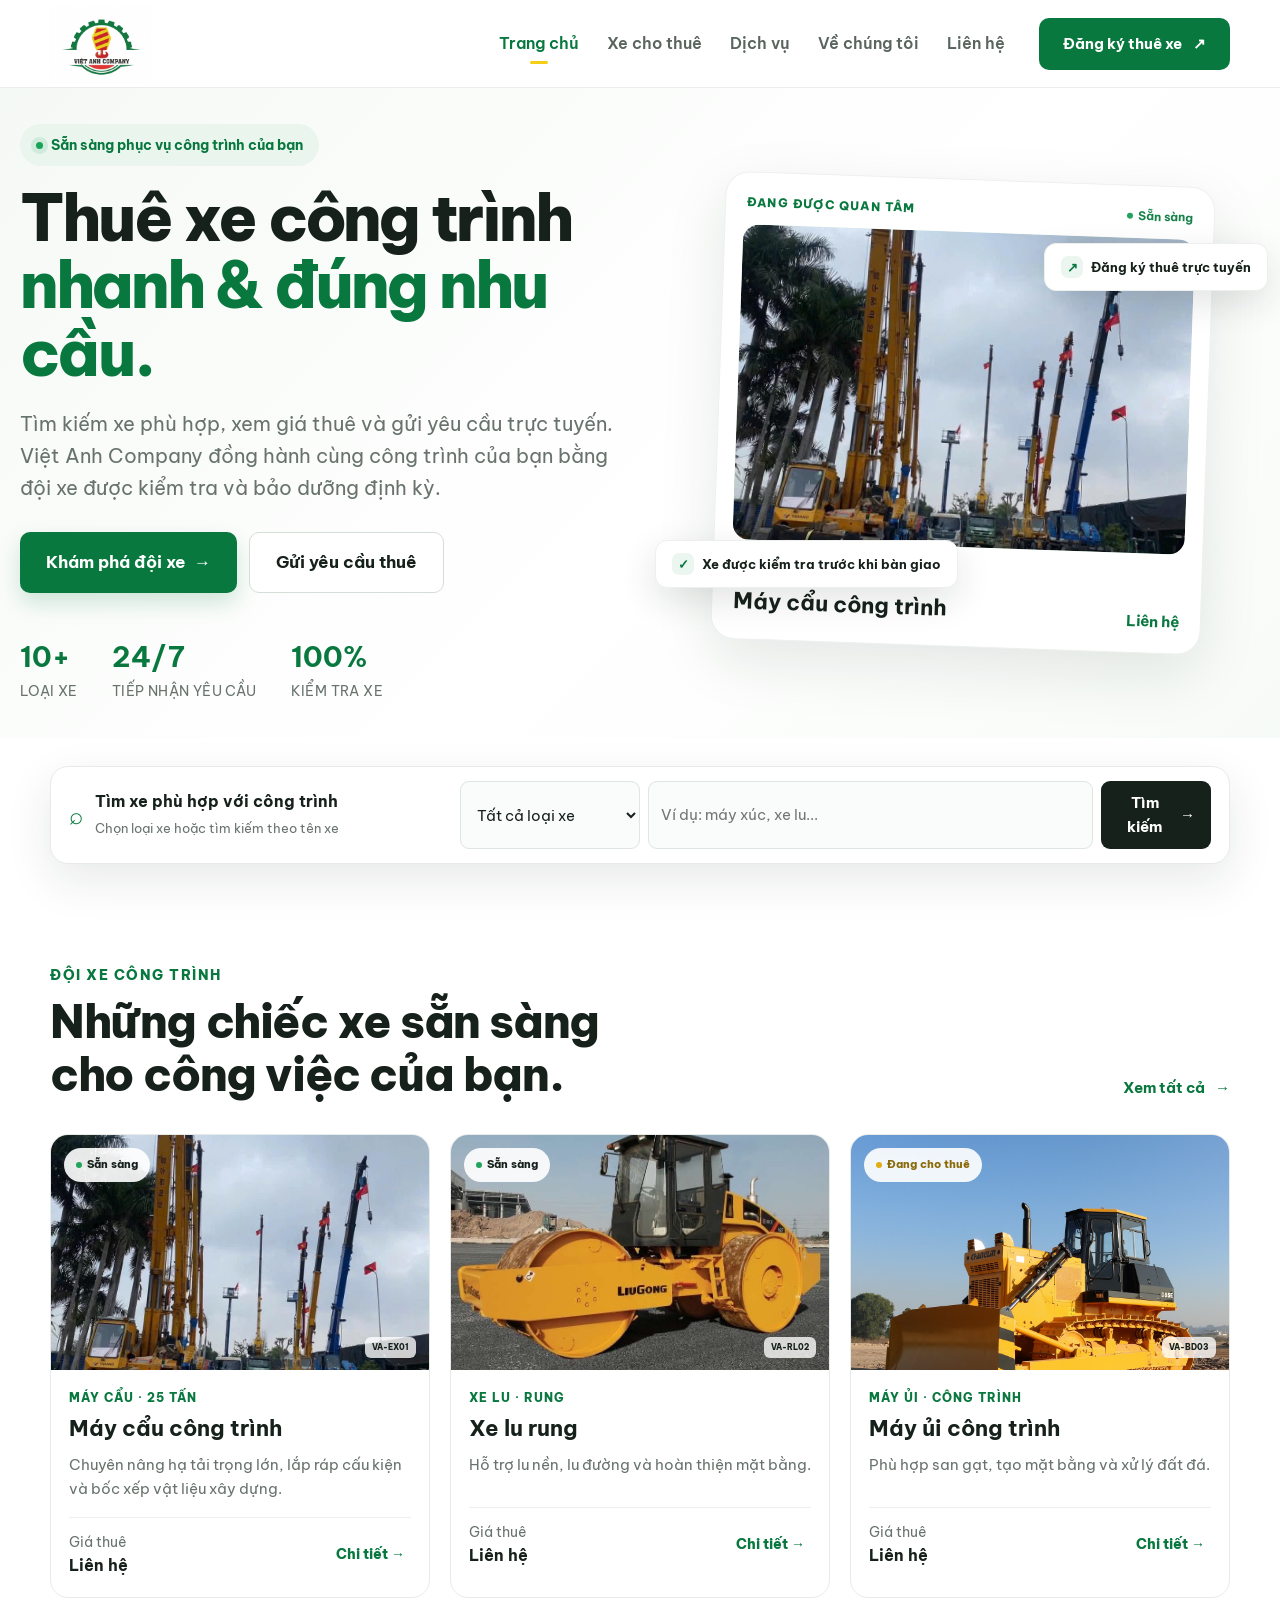
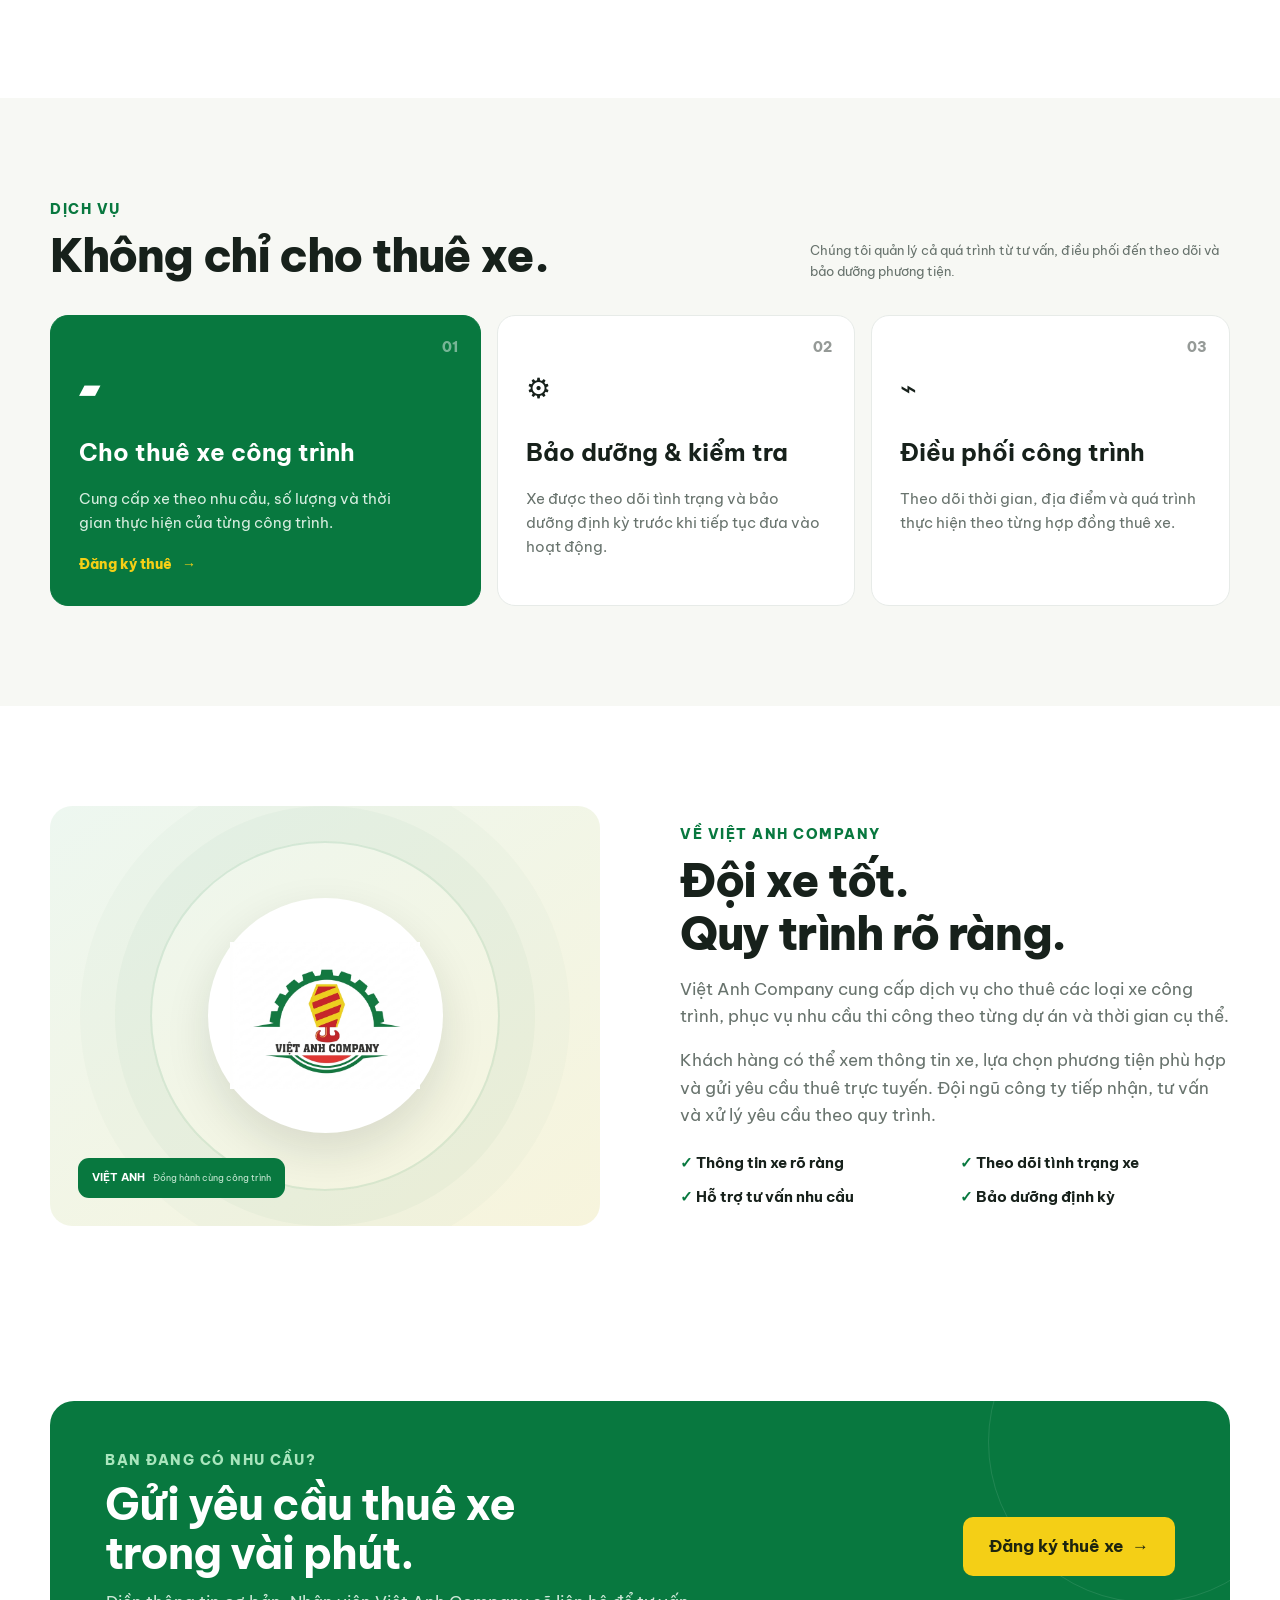
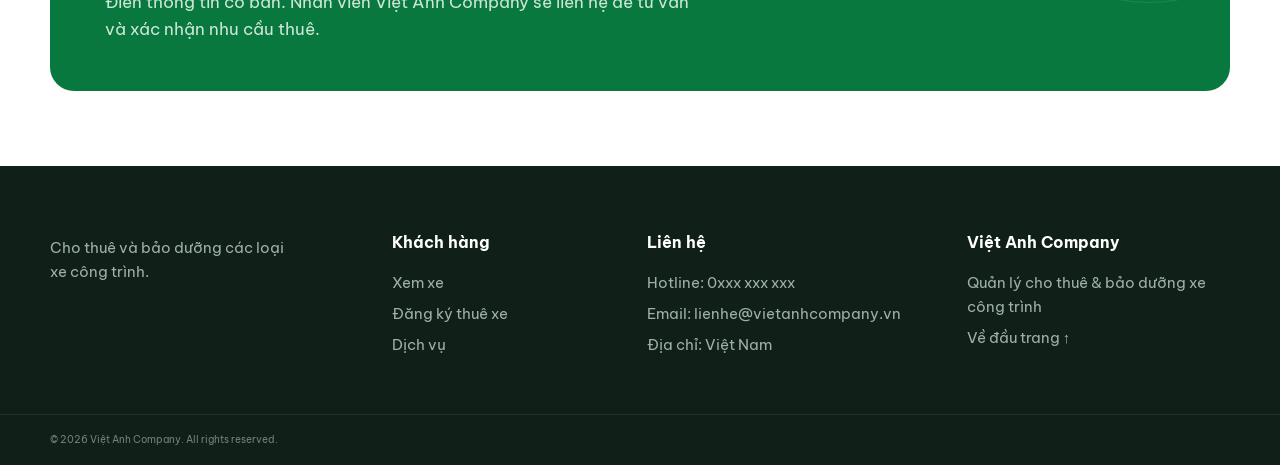
<file: index.html>
<!DOCTYPE html>
<html lang="vi">
<head>
  <meta charset="UTF-8">
  <meta name="viewport" content="width=device-width, initial-scale=1.0">
  <meta name="description" content="Việt Anh Company - Cho thuê xe công trình">
  <title>Việt Anh Company | Cho thuê xe công trình</title>

  <link rel="preconnect" href="https://fonts.googleapis.com">
  <link rel="preconnect" href="https://fonts.gstatic.com" crossorigin>

  <link
    href="https://fonts.googleapis.com/css2?family=Be+Vietnam+Pro:wght@400;500;600;700;800&display=swap"
    rel="stylesheet"
  >

  <link rel="stylesheet" href="style.css">
</head>

<body>

  <!-- HEADER -->
  <header class="site-header" id="top">
    <div class="container nav-wrap">

      <a class="brand" href="#top">
        <img src="assets/logo.png" alt="Việt Anh Company">
      </a>

      <button class="menu-toggle" id="menuToggle">
        ☰
      </button>

      <nav class="main-nav" id="mainNav">
        <a class="active" href="#top">Trang chủ</a>
        <a href="#vehicles">Xe cho thuê</a>
        <a href="#services">Dịch vụ</a>
        <a href="#about">Về chúng tôi</a>
        <a href="#contact">Liên hệ</a>
      </nav>

      <a class="nav-cta" href="#register">
        Đăng ký thuê xe <span>↗</span>
      </a>

    </div>
  </header>


  <main>

    <!-- HERO -->
    <section class="hero">

      <div class="hero-grid">

        <div class="hero-copy">

          <div class="eyebrow">
            <span class="pulse"></span>
            Sẵn sàng phục vụ công trình của bạn
          </div>

          <h1>
            Thuê xe công trình
            <br>
            <span>nhanh & đúng nhu cầu.</span>
          </h1>

          <p>
            Tìm kiếm xe phù hợp, xem giá thuê và gửi yêu cầu trực tuyến.
            Việt Anh Company đồng hành cùng công trình của bạn bằng đội xe
            được kiểm tra và bảo dưỡng định kỳ.
          </p>

          <div class="hero-actions">

            <a class="btn btn-primary" href="#vehicles">
              Khám phá đội xe <span>→</span>
            </a>

            <a class="btn btn-ghost" href="#register">
              Gửi yêu cầu thuê
            </a>

          </div>

          <div class="hero-stats">

            <div>
              <strong>10+</strong>
              <span>Loại xe</span>
            </div>

            <div>
              <strong>24/7</strong>
              <span>Tiếp nhận yêu cầu</span>
            </div>

            <div>
              <strong>100%</strong>
              <span>Kiểm tra xe</span>
            </div>

          </div>

        </div>


        <!-- HÌNH MINH HỌA XE -->
        <div class="hero-visual">

          <div class="visual-glow"></div>

          <div class="machine-card">

            <div class="machine-top">
              <span class="tag">
                ĐANG ĐƯỢC QUAN TÂM
              </span>

              <span class="availability">
                <i></i>
                Sẵn sàng
              </span>
            </div>


            <div class="machine-art">

      <div class="sun"></div>

            <img src="assets/pic.png" alt="Xe cẩu công trình" class="machine-image">

      </div>

            <div class="machine-info">

              <div>
                <small>XE CÔNG TRÌNH</small>
                <h3>Máy cẩu công trình</h3>
              </div>

              <strong>Liên hệ</strong>

            </div>

          </div>


          <div class="floating-note note-one">
            <span>✓</span>
            Xe được kiểm tra trước khi bàn giao
          </div>

          <div class="floating-note note-two">
            <span>↗</span>
            Đăng ký thuê trực tuyến
          </div>

        </div>

      </div>

    </section>


    <!-- TÌM KIẾM -->
    <section class="search-panel">

      <div class="container">

        <div class="search-box">

          <div class="search-heading">

            <span class="search-icon">⌕</span>

            <div>
              <strong>
                Tìm xe phù hợp với công trình
              </strong>

              <small>
                Chọn loại xe hoặc tìm kiếm theo tên xe
              </small>
            </div>

          </div>


          <div class="search-controls">

            <select id="vehicleType">

              <option value="all">
                Tất cả loại xe
              </option>

              <option value="excavator">
                Máy xúc
              </option>

              <option value="roller">
                Xe lu
              </option>

              <option value="bulldozer">
                Xe ủi
              </option>

              <option value="truck">
                Xe tải
              </option>
              
              <option value="crane">
                Xe cẩu
              </option>

            </select>


            <input
              id="vehicleSearch"
              type="search"
              placeholder="Ví dụ: máy xúc, xe lu..."
            >


            <button class="btn btn-dark" id="searchBtn">
              Tìm kiếm <span>→</span>
            </button>

          </div>

        </div>

      </div>

    </section>


    <!-- XE -->
    <section class="section vehicles-section" id="vehicles">

      <div class="container">

        <div class="section-head">

          <div>

            <div class="section-kicker">
              ĐỘI XE CÔNG TRÌNH
            </div>

            <h2>
              Những chiếc xe sẵn sàng
              <br>
              cho công việc của bạn.
            </h2>

          </div>

          <a class="text-link" href="#vehicles">
            Xem tất cả <span>→</span>
          </a>

        </div>


        <div class="vehicle-grid" id="vehicleGrid">


          <!-- XE 1 -->
        <article
          class="vehicle-card"
          data-type="excavator"
          data-name="Máy cẩu công trình"
>

      <div class="vehicle-image excavator-bg">

        <span class="vehicle-status ready">
            <i></i>
            Sẵn sàng
            </span>

        <img
        src="assets/pic.png"
        alt="Máy cẩu công trình"
        class="vehicle-photo"
      >

      <span class="vehicle-code">
      VA-EX01
      </span>

    </div>

    <div class="vehicle-content">

          <div class="vehicle-meta">
        MÁY CẨU · 25 TẤN
          </div>

          <h3>
          Máy cẩu công trình
          </h3>

    <p>
      Chuyên nâng hạ tải trọng lớn, lắp ráp cấu kiện và bốc xếp vật liệu xây dựng.
    </p>

    <div class="vehicle-bottom">

      <span>
        Giá thuê
        <b>Liên hệ</b>
      </span>

      <button class="detail-btn">
        Chi tiết →
      </button>

          </div>

      </div>

  </article>


          <!-- XE 2 -->
          <article
            class="vehicle-card"
            data-type="roller"
            data-name="Xe lu rung"
          >

            <div class="vehicle-image roller-bg">

              <span class="vehicle-status ready">
                <i></i>
                Sẵn sàng
              </span>

              <img
        src="assets/pic2.png"
        alt="Máy cẩu công trình"
        class="vehicle-photo"
      >

              <span class="vehicle-code">
                VA-RL02
              </span>

            </div>


            <div class="vehicle-content">

              <div class="vehicle-meta">
                XE LU · RUNG
              </div>

              <h3>
                Xe lu rung
              </h3>

              <p>
                Hỗ trợ lu nền, lu đường và hoàn thiện mặt bằng.
              </p>


              <div class="vehicle-bottom">

                <span>
                  Giá thuê
                  <b>Liên hệ</b>
                </span>

                <button class="detail-btn">
                  Chi tiết →
                </button>

              </div>

            </div>

          </article>


          <!-- XE 3 -->
          <article
            class="vehicle-card"
            data-type="bulldozer"
            data-name="Máy ủi công trình"
          >

            <div class="vehicle-image bulldozer-bg">

              <span class="vehicle-status renting">
                <i></i>
                Đang cho thuê
              </span>

             <img
        src="assets/pic3.png"
        alt="Máy cẩu công trình"
        class="vehicle-photo"
      >

              <span class="vehicle-code">
                VA-BD03
              </span>

            </div>


            <div class="vehicle-content">

              <div class="vehicle-meta">
                MÁY ỦI · CÔNG TRÌNH
              </div>

              <h3>
                Máy ủi công trình
              </h3>

              <p>
                Phù hợp san gạt, tạo mặt bằng và xử lý đất đá.
              </p>


              <div class="vehicle-bottom">

                <span>
                  Giá thuê
                  <b>Liên hệ</b>
                </span>

                <button class="detail-btn">
                  Chi tiết →
                </button>

              </div>

            </div>

          </article>

        </div>


        <div class="empty-state" id="emptyState">

          <strong>
            Không tìm thấy xe phù hợp.
          </strong>

          <span>
            Thử thay đổi từ khóa hoặc loại xe.
          </span>

        </div>

      </div>

    </section>


    <!-- DỊCH VỤ -->
    <section class="service-section section" id="services">

      <div class="container">

        <div class="section-head">

          <div>

            <div class="section-kicker">
              DỊCH VỤ
            </div>

            <h2>
              Không chỉ cho thuê xe.
            </h2>

          </div>

          <p class="section-description">
            Chúng tôi quản lý cả quá trình từ tư vấn,
            điều phối đến theo dõi và bảo dưỡng phương tiện.
          </p>

        </div>


        <div class="service-grid">


          <div class="service-card featured">

            <span class="service-number">
              01
            </span>

            <div class="service-icon">
              ▰
            </div>

            <h3>
              Cho thuê xe công trình
            </h3>

            <p>
              Cung cấp xe theo nhu cầu, số lượng và
              thời gian thực hiện của từng công trình.
            </p>

            <a href="#register">
              Đăng ký thuê <span>→</span>
            </a>

          </div>


          <div class="service-card">

            <span class="service-number">
              02
            </span>

            <div class="service-icon">
              ⚙
            </div>

            <h3>
              Bảo dưỡng & kiểm tra
            </h3>

            <p>
              Xe được theo dõi tình trạng và bảo dưỡng
              định kỳ trước khi tiếp tục đưa vào hoạt động.
            </p>

          </div>


          <div class="service-card">

            <span class="service-number">
              03
            </span>

            <div class="service-icon">
              ⌁
            </div>

            <h3>
              Điều phối công trình
            </h3>

            <p>
              Theo dõi thời gian, địa điểm và quá trình
              thực hiện theo từng hợp đồng thuê xe.
            </p>

          </div>

        </div>

      </div>

    </section>


    <!-- GIỚI THIỆU -->
    <section class="about-section section" id="about">

      <div class="container about-grid">

        <div class="about-visual">

          <div class="about-ring"></div>

          <div class="about-logo-wrap">
            <img
              src="assets/logo.png"
              alt="Logo Việt Anh Company"
            >
          </div>

          <div class="about-badge">
            <strong>VIỆT ANH</strong>
            <span>Đồng hành cùng công trình</span>
          </div>

        </div>


        <div class="about-copy">

          <div class="section-kicker">
            VỀ VIỆT ANH COMPANY
          </div>

          <h2>
            Đội xe tốt.
            <br>
            Quy trình rõ ràng.
          </h2>

          <p>
            Việt Anh Company cung cấp dịch vụ cho thuê
            các loại xe công trình, phục vụ nhu cầu thi công
            theo từng dự án và thời gian cụ thể.
          </p>

          <p>
            Khách hàng có thể xem thông tin xe, lựa chọn
            phương tiện phù hợp và gửi yêu cầu thuê trực tuyến.
            Đội ngũ công ty tiếp nhận, tư vấn và xử lý yêu cầu
            theo quy trình.
          </p>


          <div class="about-points">

            <span>✓ Thông tin xe rõ ràng</span>
            <span>✓ Theo dõi tình trạng xe</span>
            <span>✓ Hỗ trợ tư vấn nhu cầu</span>
            <span>✓ Bảo dưỡng định kỳ</span>

          </div>

        </div>

      </div>

    </section>


    <!-- ĐĂNG KÝ -->
    <section class="register-section" id="register">

      <div class="container">

        <div class="register-card">

          <div>

            <div class="section-kicker light">
              BẠN ĐANG CÓ NHU CẦU?
            </div>

            <h2>
              Gửi yêu cầu thuê xe
              <br>
              trong vài phút.
            </h2>

            <p>
              Điền thông tin cơ bản. Nhân viên Việt Anh Company
              sẽ liên hệ để tư vấn và xác nhận nhu cầu thuê.
            </p>

          </div>


          <a
            class="btn btn-yellow"
            href="javascript:void(0)"
            id="registerBtn"
          >
            Đăng ký thuê xe <span>→</span>
          </a>

        </div>

      </div>

    </section>

  </main>


  <!-- FOOTER -->
  <footer id="contact">

    <div class="container footer-grid">

      <div class="footer-brand">

        

        <p>
          Cho thuê và bảo dưỡng các loại xe công trình.
        </p>

      </div>


      <div>

        <h4>Khách hàng</h4>

        <a href="#vehicles">
          Xem xe
        </a>

        <a href="#register">
          Đăng ký thuê xe
        </a>

        <a href="#services">
          Dịch vụ
        </a>

      </div>


      <div>

        <h4>Liên hệ</h4>

        <span>
          Hotline: 0xxx xxx xxx
        </span>

        <span>
          Email: lienhe@vietanhcompany.vn
        </span>

        <span>
          Địa chỉ: Việt Nam
        </span>

      </div>


      <div>

        <h4>Việt Anh Company</h4>

        <span>
          Quản lý cho thuê & bảo dưỡng xe công trình
        </span>

        <a href="#top">
          Về đầu trang ↑
        </a>

      </div>

    </div>


    <div class="footer-bottom">

      <div class="container">
        © 2026 Việt Anh Company. All rights reserved.
      </div>

    </div>

  </footer>


  <!-- MODAL ĐĂNG KÝ -->
  <div
    class="modal"
    id="registerModal"
    aria-hidden="true"
  >

    <div
      class="modal-backdrop"
      id="modalBackdrop"
    ></div>


    <div class="modal-box">

      <button
        class="modal-close"
        id="modalClose"
      >
        ×
      </button>


      <div class="section-kicker">
        ĐĂNG KÝ THUÊ XE
      </div>

      <h2>
        Gửi yêu cầu thuê xe
      </h2>

      <p class="modal-sub">
        Thông tin của bạn sẽ được nhân viên tiếp nhận để tư vấn.
      </p>


      <form id="registerForm">

        <label>
          Họ tên / Tên doanh nghiệp

          <input
            required
            name="customer"
            placeholder="Nhập họ tên hoặc tên doanh nghiệp"
          >
        </label>


        <label>
          Số điện thoại

          <input
            required
            name="phone"
            type="tel"
            placeholder="Nhập số điện thoại"
          >
        </label>


        <div class="form-row">

          <label>
            Loại xe

            <select required name="type">

              <option value="">
                Chọn loại xe
              </option>

              <option>
                Máy xúc
              </option>

              <option>
                Xe lu
              </option>

              <option>
                Máy ủi
              </option>

              <option>
                Xe tải
              </option>

              <option>
                Xe cẩu
              </option>

            </select>

          </label>


          <label>
            Số lượng

            <input
              required
              name="quantity"
              type="number"
              min="1"
              placeholder="1"
            >

          </label>

        </div>


        <div class="form-row">

          <label>
            Thời gian thuê

            <input
              required
              name="date"
              type="date"
            >

          </label>


          <label>
            Địa điểm sử dụng

            <input
              required
              name="location"
              placeholder="Địa điểm công trình"
            >

          </label>

        </div>


        <label>
          Ghi chú

          <textarea
            name="note"
            rows="3"
            placeholder="Yêu cầu thêm về xe hoặc công việc..."
          ></textarea>

        </label>


        <button
          class="btn btn-primary full"
          type="submit"
        >
          Gửi yêu cầu đăng ký <span>→</span>
        </button>

      </form>


      <div
        class="success-message"
        id="successMessage"
      >

        <div class="success-icon">
          ✓
        </div>

        <strong>
          Đã tiếp nhận yêu cầu!
        </strong>

        <span>
          Nhân viên Việt Anh Company sẽ liên hệ với bạn sớm.
        </span>

      </div>

    </div>

  </div>


  <script src="scripts.js"></script>

</body>
</html>
</file>
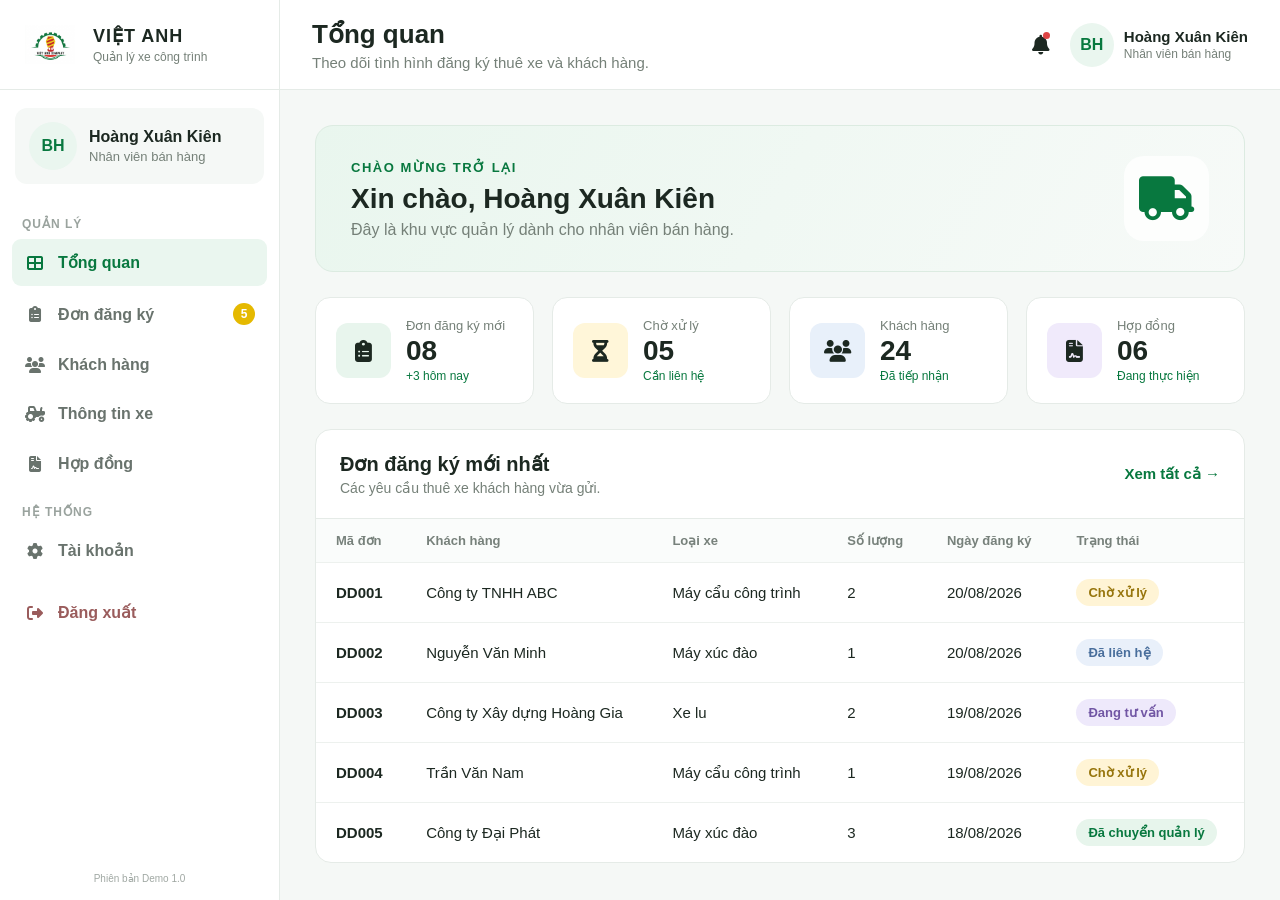
<file: Nhan_Vien/dashboard.html>
<!DOCTYPE html>
<html lang="vi">
<head>
  <meta charset="UTF-8">
  <meta name="viewport" content="width=device-width, initial-scale=1.0">

  <title>Dashboard - Nhân viên bán hàng</title>

  <!-- Font Awesome 6 (Free) -->
  <link rel="stylesheet" href="https://cdnjs.cloudflare.com/ajax/libs/font-awesome/6.5.0/css/all.min.css">

  <link rel="stylesheet" href="style.css">
</head>

<body>

<div class="employee-layout">

  <!-- SIDEBAR -->
  <aside class="sidebar">

    <div class="sidebar-brand">

      <div class="sidebar-logo">
        <img src="assets1/logo.png" alt="Việt Anh Company">
      </div>

      <div>
        <strong>VIỆT ANH</strong>
        <span>Quản lý xe công trình</span>
      </div>

    </div>


    <div class="employee-profile">

      <div class="avatar">
        BH
      </div>

      <div>
        <strong>Hoàng Xuân Kiên</strong>
        <span>Nhân viên bán hàng</span>
      </div>

    </div>


    <nav class="sidebar-nav">

      <p class="nav-title">QUẢN LÝ</p>

      <button class="nav-item active" data-section="overview">
        <i class="fas fa-th-large"></i>  <!-- Thay ▦ -->
        Tổng quan
      </button>

      <button class="nav-item" data-section="registrations">
        <i class="fas fa-clipboard-list"></i>  <!-- Thay 📋 -->
        Đơn đăng ký
        <b class="notification-badge">5</b>
      </button>

      <button class="nav-item" data-section="customers">
        <i class="fas fa-users"></i>  <!-- Thay 👥 -->
        Khách hàng
      </button>

      <button class="nav-item" data-section="vehicles">
        <i class="fas fa-tractor"></i>  <!-- Thay 🚜 -->
        Thông tin xe
      </button>

      <button class="nav-item" data-section="contracts">
        <i class="fas fa-file-contract"></i>  <!-- Thay 📄 -->
        Hợp đồng
      </button>


      <p class="nav-title">HỆ THỐNG</p>

      <button class="nav-item" data-section="account">
        <i class="fas fa-cog"></i>  <!-- Thay ⚙ -->
        Tài khoản
      </button>

      <button class="nav-item logout-btn" id="logoutBtn">
        <i class="fas fa-sign-out-alt"></i>  <!-- Thay ↪ -->
        Đăng xuất
      </button>

    </nav>


    <div class="sidebar-bottom">
      <small>Phiên bản Demo 1.0</small>
    </div>

  </aside>


  <!-- MAIN -->
  <main class="main-content">

    <!-- TOPBAR -->
    <header class="topbar">

      <div>
        <button class="mobile-menu" id="mobileMenu">
          <i class="fas fa-bars"></i>  <!-- Thay ☰ -->
        </button>

        <h1 id="pageTitle">Tổng quan</h1>

        <p id="pageDescription">
          Theo dõi tình hình đăng ký thuê xe và khách hàng.
        </p>
      </div>


      <div class="topbar-right">

        <button class="icon-button">
          <i class="fas fa-bell"></i>  <!-- Thay 🔔 -->
          <span class="dot"></span>
        </button>

        <div class="top-user">

          <div class="avatar small">
            BH
          </div>

          <div>
            <strong>Hoàng Xuân Kiên</strong>
            <span>Nhân viên bán hàng</span>
          </div>

        </div>

      </div>

    </header>


    <!-- CONTENT -->
    <div class="content">


      <!-- ================= OVERVIEW ================= -->

      <section class="page-section active" id="overview">

        <div class="welcome-card">

          <div>
            <span class="eyebrow">CHÀO MỪNG TRỞ LẠI</span>

          <h2>
            Xin chào, Hoàng Xuân Kiên
            <i class="fas fa-hand-wave"></i>
          </h2>

            <p>
              Đây là khu vực quản lý dành cho nhân viên bán hàng.
            </p>
          </div>

          <div class="welcome-icon">
            <i class="fas fa-truck"></i>
          </div>

        </div>


        <div class="stats-grid">

          <div class="stat-card">

            <div class="stat-icon green">
              <i class="fas fa-clipboard-list"></i>  <!-- Thay 📋 -->
            </div>

            <div>
              <span>Đơn đăng ký mới</span>
              <strong>08</strong>
              <small>+3 hôm nay</small>
            </div>

          </div>


          <div class="stat-card">

            <div class="stat-icon yellow">
              <i class="fas fa-hourglass-half"></i>  <!-- Thay ⏳ -->
            </div>

            <div>
              <span>Chờ xử lý</span>
              <strong>05</strong>
              <small>Cần liên hệ</small>
            </div>

          </div>


          <div class="stat-card">

            <div class="stat-icon blue">
              <i class="fas fa-users"></i>  <!-- Thay 👥 -->
            </div>

            <div>
              <span>Khách hàng</span>
              <strong>24</strong>
              <small>Đã tiếp nhận</small>
            </div>

          </div>


          <div class="stat-card">

            <div class="stat-icon purple">
              <i class="fas fa-file-contract"></i>  <!-- Thay 📄 -->
            </div>

            <div>
              <span>Hợp đồng</span>
              <strong>06</strong>
              <small>Đang thực hiện</small>
            </div>

          </div>

        </div>


        <div class="section-card">

          <div class="card-header">

            <div>
              <h3>Đơn đăng ký mới nhất</h3>
              <p>Các yêu cầu thuê xe khách hàng vừa gửi.</p>
            </div>

            <button class="text-button" data-go="registrations">
              Xem tất cả →
            </button>

          </div>


          <div class="table-wrapper">

            <table>

              <thead>
                <tr>
                  <th>Mã đơn</th>
                  <th>Khách hàng</th>
                  <th>Loại xe</th>
                  <th>Số lượng</th>
                  <th>Ngày đăng ký</th>
                  <th>Trạng thái</th>
                </tr>
              </thead>

              <tbody id="recentRegistrationTable"></tbody>

            </table>

          </div>

        </div>

      </section>


      <!-- ================= REGISTRATIONS ================= -->

      <section class="page-section" id="registrations">

        <div class="page-toolbar">

          <div class="search-field">
            <i class="fas fa-search"></i>  <!-- Thay 🔍 -->
            <input
              type="text"
              id="registrationSearch"
              placeholder="Tìm mã đơn, khách hàng..."
            >
          </div>

          <select id="registrationFilter">
            <option value="all">Tất cả trạng thái</option>
            <option value="pending">Chờ xử lý</option>
            <option value="contacted">Đã liên hệ</option>
            <option value="consulting">Đang tư vấn</option>
            <option value="transferred">Đã chuyển quản lý</option>
          </select>

        </div>


        <div class="section-card">

          <div class="card-header">

            <div>
              <h3>Danh sách đơn đăng ký</h3>
              <p>Các yêu cầu thuê xe do khách hàng gửi.</p>
            </div>

          </div>


          <div class="table-wrapper">

            <table>

              <thead>
                <tr>
                  <th>Mã đơn</th>
                  <th>Khách hàng</th>
                  <th>Số điện thoại</th>
                  <th>Loại xe</th>
                  <th>Số lượng</th>
                  <th>Ngày đăng ký</th>
                  <th>Trạng thái</th>
                  <th></th>
                </tr>
              </thead>

              <tbody id="registrationTable"></tbody>

            </table>

          </div>

        </div>

      </section>


      <!-- ================= CUSTOMERS ================= -->

      <section class="page-section" id="customers">

        <div class="page-toolbar">

          <div class="search-field">
            <i class="fas fa-search"></i>  <!-- Thay 🔍 -->
            <input
              type="text"
              id="customerSearch"
              placeholder="Tìm khách hàng..."
            >
          </div>

        </div>


        <div class="section-card">

          <div class="card-header">

            <div>
              <h3>Khách hàng đăng ký</h3>
              <p>Danh sách khách hàng đã được tiếp nhận.</p>
            </div>

          </div>


          <div class="table-wrapper">

            <table>

              <thead>
                <tr>
                  <th>Mã KH</th>
                  <th>Khách hàng</th>
                  <th>Số điện thoại</th>
                  <th>Địa chỉ</th>
                  <th>Trạng thái</th>
                  <th></th>
                </tr>
              </thead>

              <tbody id="customerTable"></tbody>

            </table>

          </div>

        </div>

      </section>


      <!-- ================= VEHICLES ================= -->

      <section class="page-section" id="vehicles">

        <div class="page-toolbar">

          <div class="search-field">
            <i class="fas fa-search"></i>  <!-- Thay 🔍 -->
            <input
              type="text"
              id="vehicleSearch"
              placeholder="Tìm tên xe, mã xe..."
            >
          </div>

          <select id="vehicleFilter">

            <option value="all">
              Tất cả trạng thái
            </option>

            <option value="ready">
              Sẵn sàng
            </option>

            <option value="renting">
              Đang cho thuê
            </option>

            <option value="maintenance">
              Bảo dưỡng
            </option>

          </select>

        </div>


        <div class="vehicle-grid" id="employeeVehicleGrid"></div>

      </section>


      <!-- ================= CONTRACTS ================= -->

      <section class="page-section" id="contracts">

        <div class="page-toolbar">

          <div class="search-field">
            <i class="fas fa-search"></i>  <!-- Thay 🔍 -->
            <input
              type="text"
              id="contractSearch"
              placeholder="Tìm mã hợp đồng, khách hàng..."
            >
          </div>

          <button class="primary-btn" id="createContractBtn">
            <i class="fas fa-plus"></i> Lập hợp đồng  <!-- Thêm icon plus -->
          </button>

        </div>


        <div class="section-card">

          <div class="card-header">

            <div>
              <h3>Danh sách hợp đồng</h3>
              <p>Các hợp đồng thuê xe do nhân viên bán hàng xử lý.</p>
            </div>

          </div>


          <div class="table-wrapper">

            <table>

              <thead>

                <tr>
                  <th>Mã hợp đồng</th>
                  <th>Khách hàng</th>
                  <th>Loại xe</th>
                  <th>Ngày lập</th>
                  <th>Giá trị</th>
                  <th>Trạng thái</th>
                  <th></th>
                </tr>

              </thead>

              <tbody id="contractTable"></tbody>

            </table>

          </div>

        </div>

      </section>


      <!-- ================= ACCOUNT ================= -->

      <section class="page-section" id="account">

        <div class="account-layout">

          <div class="section-card">

            <div class="card-header">
              <div>
                <h3>Thông tin tài khoản</h3>
                <p>Thông tin của tài khoản đang đăng nhập.</p>
              </div>
            </div>


            <div class="profile-large">

              <div class="avatar large">
                BH
              </div>

              <div>
                <h2>Hoàng Xuân Kiên</h2>
                <span>Nhân viên bán hàng</span>
              </div>

            </div>


            <div class="profile-info">

              <div>
                <label>Mã nhân viên</label>
                <strong>NV001</strong>
              </div>

              <div>
                <label>Tên đăng nhập</label>
                <strong>sales</strong>
              </div>

              <div>
                <label>Số điện thoại</label>
                <strong>0901 234 567</strong>
              </div>

              <div>
                <label>Email</label>
                <strong>sales@vietanh.vn</strong>
              </div>

              <div>
                <label>Vai trò</label>
                <strong>Nhân viên bán hàng</strong>
              </div>

            </div>

          </div>

        </div>

      </section>

    </div>

  </main>

</div>


<!-- ================= DETAIL MODAL ================= -->

<div class="modal-overlay" id="detailModal">

  <div class="modal">

    <button class="modal-close" data-close-modal>
      <i class="fas fa-times"></i>  <!-- Thay × -->
    </button>

    <div id="modalContent"></div>

  </div>

</div>


<!-- ================= CONTRACT MODAL ================= -->

<div class="modal-overlay" id="contractModal">

  <div class="modal contract-modal">

    <button class="modal-close" data-close-contract>
      <i class="fas fa-times"></i>  <!-- Thay × -->
    </button>

    <div class="modal-title">

      <span class="eyebrow">
        HỢP ĐỒNG THUÊ XE
      </span>

      <h2>Lập hợp đồng</h2>

      <p>
        Nhập thông tin để tạo hợp đồng thuê xe.
      </p>

    </div>


    <form id="contractForm">

      <div class="form-grid">

        <div class="form-group">
          <label>Khách hàng</label>

          <select id="contractCustomer" required>
            <option value="">-- Chọn khách hàng --</option>
          </select>

        </div>


        <div class="form-group">
          <label>Loại xe</label>

          <select required>

            <option value="">
              -- Chọn xe --
            </option>

            <option>
              Máy cẩu công trình
            </option>

            <option>
              Máy xúc đào
            </option>

            <option>
              Xe lu
            </option>

          </select>

        </div>


        <div class="form-group">

          <label>Ngày bắt đầu</label>

          <input
            type="date"
            required
          >

        </div>


        <div class="form-group">

          <label>Ngày kết thúc</label>

          <input
            type="date"
            required
          >

        </div>


        <div class="form-group">

          <label>Số lượng xe</label>

          <input
            type="number"
            min="1"
            value="1"
            required
          >

        </div>


        <div class="form-group">

          <label>Giá thuê</label>

          <input
            type="number"
            placeholder="Nhập giá thuê"
            required
          >

        </div>

      </div>


      <div class="contract-template">

        <div>
          <i class="fas fa-file-pdf"></i>  <!-- Thay 📄 -->

          <div>
            <strong>Mẫu hợp đồng thuê xe</strong>
            <small>
              Điều khoản hợp đồng được tích hợp sẵn.
            </small>
          </div>

        </div>

        <span class="template-status">
          <i class="fas fa-check-circle"></i> Có sẵn  <!-- Thêm icon check -->
        </span>

      </div>


      <div class="modal-actions">

        <button
          type="button"
          class="secondary-btn"
          data-close-contract
        >
          <i class="fas fa-times"></i> Hủy  <!-- Thêm icon -->
        </button>

        <button
          type="submit"
          class="primary-btn"
        >
          <i class="fas fa-check"></i> Tạo hợp đồng  <!-- Thêm icon -->
        </button>

      </div>

    </form>

  </div>

</div>


<script src="scripts.js"></script>

</body>
</html>
</file>
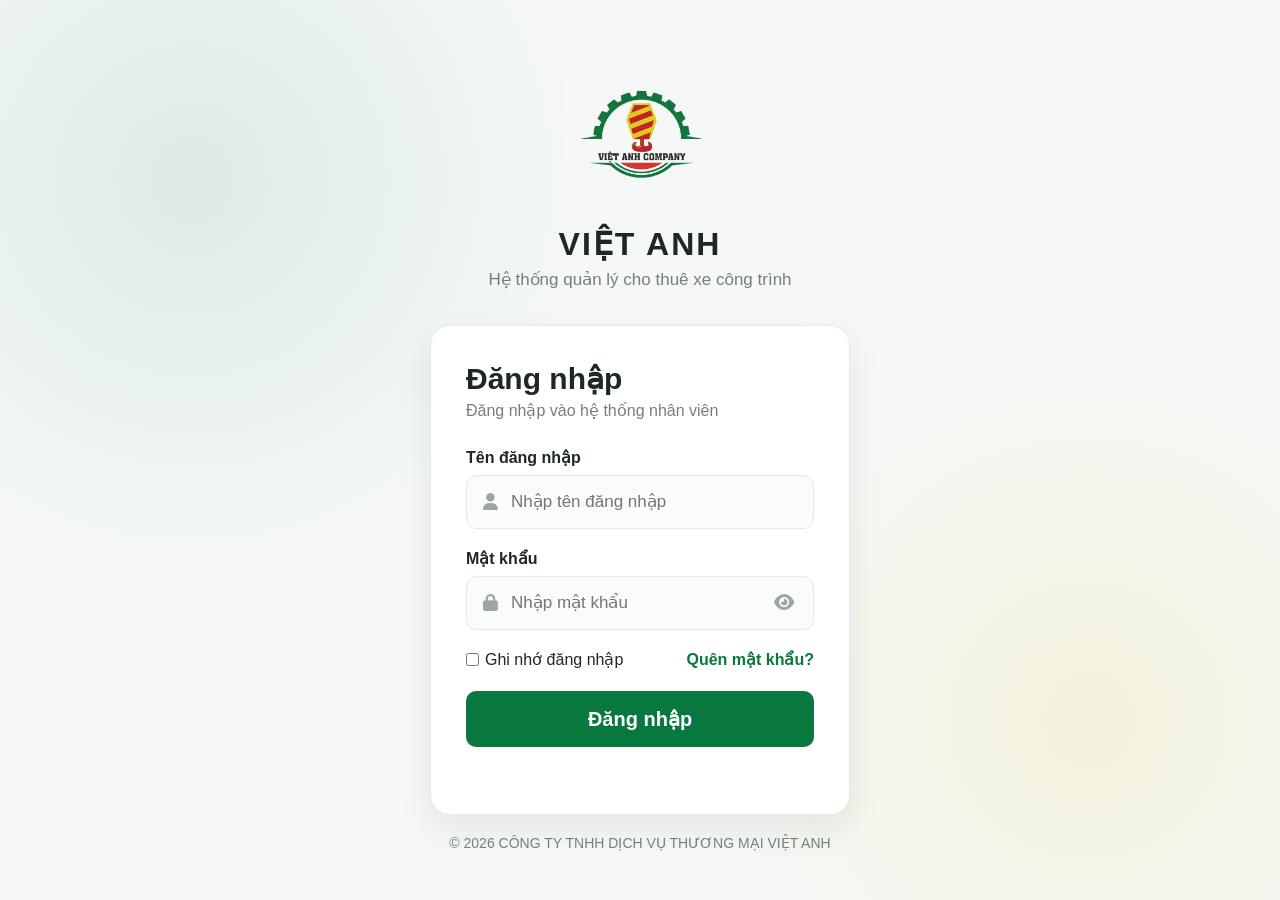
<file: Nhan_Vien/login.html>
<!DOCTYPE html>
<html lang="vi">
<head>
  <meta charset="UTF-8">
  <meta name="viewport" content="width=device-width, initial-scale=1.0">
  <title>Đăng nhập - Việt Anh</title>

  <!-- Font Awesome 6 -->
  <link
    rel="stylesheet"
    href="https://cdnjs.cloudflare.com/ajax/libs/font-awesome/6.5.0/css/all.min.css"
  >

  <link rel="stylesheet" href="style.css?v=2">
</head>

<body class="login-page">

  <div class="login-container">

    <!-- LOGO -->
    <div class="login-brand">
      <img
        src="assets1/logo.png"
        alt="Việt Anh Company"
        class="login-logo"
      >

      <h1>VIỆT ANH</h1>

      <p>
        Hệ thống quản lý cho thuê xe công trình
      </p>
    </div>


    <!-- FORM ĐĂNG NHẬP -->
    <div class="login-card">

      <div class="login-title">
        <h2>Đăng nhập</h2>

        <p>
          Đăng nhập vào hệ thống nhân viên
        </p>
      </div>


      <form id="loginForm">

        <!-- TÊN ĐĂNG NHẬP -->
        <div class="form-group">

          <label for="username">
            Tên đăng nhập
          </label>

          <div class="input-wrapper">

            <i class="fas fa-user"></i>

            <input
              type="text"
              id="username"
              placeholder="Nhập tên đăng nhập"
              autocomplete="username"
              required
            >

          </div>

        </div>


        <!-- MẬT KHẨU -->
        <div class="form-group">

          <label for="password">
            Mật khẩu
          </label>

          <div class="input-wrapper">

            <i class="fas fa-lock"></i>

            <input
              type="password"
              id="password"
              placeholder="Nhập mật khẩu"
              autocomplete="current-password"
              required
            >

            <button
              type="button"
              class="password-toggle"
              id="togglePassword"
              aria-label="Hiển thị mật khẩu"
            >
              <i class="fas fa-eye"></i>
            </button>

          </div>

        </div>


        <!-- TÙY CHỌN -->
        <div class="login-options">

          <label>
            <input
              type="checkbox"
              id="rememberMe"
            >

            Ghi nhớ đăng nhập
          </label>

          <a href="#">
            Quên mật khẩu?
          </a>

        </div>


        <!-- BUTTON -->
        <button
          type="submit"
          class="login-btn"
        >
          Đăng nhập
        </button>


        <!-- THÔNG BÁO LỖI -->
        <p
          id="loginError"
          class="login-error"
        ></p>

      </form>

    </div>


    <!-- FOOTER -->
    <div class="login-footer">
      © 2026 CÔNG TY TNHH DỊCH VỤ THƯƠNG MẠI VIỆT ANH
    </div>

  </div>


  <script src="scripts.js"></script>

</body>
</html>
</file>
<file: style.css>
:root{
  --green:#08783f;
  --green-dark:#04572f;
  --green-soft:#eaf6ef;
  --yellow:#f4cf16;
  --red:#d6202a;
  --ink:#17211b;
  --muted:#68736d;
  --line:#e5e9e6;
  --cream:#f7f8f4;
  --white:#fff;
  --shadow:0 20px 60px rgba(20,35,26,.10);
}

*{
  box-sizing:border-box;
}

html{
  scroll-behavior:smooth;
}

body{
  margin:0;
  font-family:"Be Vietnam Pro",Arial,sans-serif;
  color:var(--ink);
  background:#fff;
  line-height:1.6;
  font-size: 17px;
}

a{
  text-decoration:none;
  color:inherit;
}

button,
input,
select,
textarea{
  font:inherit;
}

button{
  cursor:pointer;
}

.container{
  width:min(1180px,calc(100% - 40px));
  margin:auto;
}


/* ================= HEADER ================= */

.machine-image {
  position: absolute;
  inset: 0;
  width: 100%;
  height: 100%;
  object-fit: cover;
  object-position: center;
  z-index: 3;
}



.site-header {
  height: 88px;
  padding: 6px 0;
  background: rgba(255,255,255,.94);
  backdrop-filter: blur(12px);
  border-bottom: 1px solid rgba(229,233,230,.8);
  position: sticky;
  top: 0;
  z-index: 50;
}

.nav-wrap {
  height: 100%;
  display: flex;
  align-items: center;
  gap: 34px;
}

.brand {
  width: auto;
  height: 100%;
  display: flex;
  align-items: center;
  flex-shrink: 0;
}

.brand img {
  width: 250px;
  height: 78px;
  object-fit: contain;
  object-position: left center;
}

.main-nav {
  display: flex;
  align-items: center;
  gap: 28px;
  margin-left: auto;
}

.main-nav a {
  font-size: 16px;
  font-weight: 600;
  color: #5b655f;
  position: relative;
  padding: 8px 0;
}

.main-nav a:hover,
.main-nav a.active {
  color: var(--green);
}

.main-nav a.active:after {
  content: "";
  position: absolute;
  left: 0;
  right: 0;
  bottom: 0;
  margin: auto;
  width: 18px;
  height: 3px;
  background: var(--yellow);
  border-radius: 5px;
}

.nav-cta {
  background: var(--green);
  color: #fff;
  padding: 14px 24px;
  border-radius: 10px;
  font-size: 15px;
  font-weight: 700;
  white-space: nowrap;
}

.nav-cta:hover {
  background: var(--green-dark);
}

.nav-cta span,
.btn span {
  margin-left: 8px;
}

.menu-toggle {
  display: none;
  border: 0;
  background: transparent;
  font-size: 26px;
}


/* ================= HERO ================= */

.hero{
  background:
    linear-gradient(
      135deg,
      #f5f9f5 0%,
      #fff 56%,
      #f7fbf7 100%
    );
  overflow:hidden;
}

.hero-grid{
  width:min(1240px,calc(100% - 40px));
  min-height:650px;
  margin:auto;
  display:grid;
  grid-template-columns:1fr 1fr;
  align-items:center;
  gap:50px;
}

.eyebrow{
  display:inline-flex;
  align-items:center;
  gap:8px;
  background:#e9f5ed;
  color:var(--green);
  font-size:14px;
  font-weight:700;
  padding:10px 16px;
  border-radius:100px;
  margin-bottom:18px;
}

.pulse{
  width:7px;
  height:7px;
  background:#18a35b;
  border-radius:50%;
  box-shadow:0 0 0 5px rgba(24,163,91,.12);
}

.hero h1{
  font-size:clamp(52px,5vw,70px);
  line-height:1.05;
  letter-spacing:-2.8px;
  margin:0 0 22px;
  font-weight:800;
}

.hero h1 span{
  color:var(--green);
}

.hero-copy>p{
  max-width:620px;
  color:var(--muted);
  font-size:20px;
  margin:0 0 28px;
}

.hero-actions{
  display:flex;
  gap:12px;
  flex-wrap:wrap;
}

.btn{
  display:inline-flex;
  align-items:center;
  justify-content:center;
  border:0;
  border-radius:10px;
  padding:16px 26px;
  font: size 16px;
  font-weight:700;
  transition:.2s ease;
}

.btn-primary{
  background:var(--green);
  color:#fff;
  box-shadow:0 10px 22px rgba(8,120,63,.18);
}

.btn-primary:hover{
  background:var(--green-dark);
  transform:translateY(-2px);
}

.btn-ghost{
  border:1px solid #d5ddd7;
  background:#fff;
  color:var(--ink);
}

.btn-ghost:hover{
  border-color:var(--green);
  color:var(--green);
}

.btn-dark{
  background:var(--ink);
  color:#fff;
}

.btn-yellow{
  background:var(--yellow);
  color:#1e250f;
}

.btn-yellow:hover{
  filter:brightness(.96);
  transform:translateY(-2px);
}

.hero-stats{
  display:flex;
  gap:34px;
  margin-top:42px;
}

.hero-stats div{
  display:flex;
  flex-direction:column;
}

.hero-stats strong{
  font-size:28px;
  color:var(--green);
}

.hero-stats span{
  font-size:14px;
  color:var(--muted);
  text-transform:uppercase;
  letter-spacing:.4px;
}


/* ================= HERO VISUAL ================= */

.hero-visual{
  position:relative;
  min-height:520px;
  display:flex;
  align-items:center;
  justify-content:center;
}

.visual-glow{
  position:absolute;
  width:440px;
  height:440px;
  border-radius:50%;
  background:rgba(8,120,63,.08);
  filter:blur(10px);
}

.machine-card{
  position:relative;
  width:min(490px,100%);
  background:#fff;
  border-radius:24px;
  padding:18px;
  box-shadow:var(--shadow);
  border:1px solid #edf1ee;
  transform:rotate(2deg);
}

.machine-top{
  display:flex;
  justify-content:space-between;
  align-items:center;
  padding:2px 3px 13px;
}

.tag{
  font-size:12px;
  font-weight:800;
  letter-spacing:1.2px;
  color:var(--green);
}

.availability{
  font-size:12px;
  font-weight:700;
  color:#16824a;
  display:flex;
  gap:5px;
  align-items:center;
}

.availability i,
.vehicle-status i{
  width:6px;
  height:6px;
  border-radius:50%;
  background:#21a45e;
  display:inline-block;
}

.machine-art{
  height:315px;
  border-radius:16px;
  overflow:hidden;
  position:relative;
  background:
    linear-gradient(
      #dff1e7 0 58%,
      #a8c7ad 58% 100%
    );
}

.sun{
  position:absolute;
  width:92px;
  height:92px;
  background:#f5cf26;
  border-radius:50%;
  right:55px;
  top:35px;
  opacity:.9;
}

.mountain{
  position:absolute;
  bottom:70px;
  width:0;
  height:0;
  border-left:130px solid transparent;
  border-right:130px solid transparent;
  border-bottom:145px solid #83a992;
}

.mountain-1{
  left:-20px;
}

.mountain-2{
  right:-35px;
  border-bottom-color:#5d8970;
}

.road{
  position:absolute;
  bottom:0;
  left:0;
  right:0;
  height:82px;
  background:#69756e;
  transform:skewY(-5deg);
  transform-origin:left bottom;
}

.excavator{
  position:absolute;
  bottom:65px;
  left:95px;
  width:275px;
  height:150px;
}

.exc-body{
  position:absolute;
  bottom:18px;
  left:35px;
  width:150px;
  height:52px;
  background:#e3b800;
  border-radius:14px 24px 8px 8px;
}

.exc-cab{
  position:absolute;
  bottom:48px;
  left:95px;
  width:72px;
  height:68px;
  background:#f4ca17;
  border-radius:9px 18px 3px 3px;
  border:5px solid #a67800;
}

.exc-arm{
  position:absolute;
  width:155px;
  height:20px;
  background:#e3b800;
  left:160px;
  top:25px;
  transform:rotate(-24deg);
  border-radius:15px;
  transform-origin:left center;
}

.exc-bucket{
  position:absolute;
  width:62px;
  height:48px;
  background:#bf8e00;
  right:-5px;
  top:0;
  clip-path:polygon(
    0 0,
    100% 12%,
    75% 100%,
    20% 80%
  );
}

.wheel{
  position:absolute;
  bottom:0;
  width:38px;
  height:38px;
  border-radius:50%;
  background:#222;
  border:8px solid #777;
}

.w1{
  left:47px;
}

.w2{
  left:145px;
}

.machine-info{
  display:flex;
  justify-content:space-between;
  align-items:end;
  padding:15px 3px 1px;
}

.machine-info small{
  font-size:11px;
  color:var(--muted);
  font-weight:700;
  letter-spacing:1px;
}

.machine-info h3{
  margin:2px 0 0;
  font-size:22px;
}

.machine-info>strong{
  font-size:15px;
  color:var(--green);
}

.floating-note{
  position:absolute;
  background:#fff;
  border:1px solid #edf0ed;
  box-shadow:0 12px 35px rgba(20,35,26,.12);
  border-radius:12px;
  padding:12px 16px;
  font-size:13px;
  font-weight:700;
  display:flex;
  align-items:center;
  gap:8px;
}

.floating-note span{
  display:grid;
  place-items:center;
  width:22px;
  height:22px;
  border-radius:7px;
  background:var(--green-soft);
  color:var(--green);
}

.note-one{
  left:-10px;
  bottom:85px;
}

.note-two{
  right:-8px;
  top:90px;
}


/* ================= SEARCH ================= */

.search-panel{
  position:relative;
  margin-top:28px;
  z-index:4;
}

.search-box{
  background:#fff;
  border:1px solid #e7ebe8;
  border-radius:18px;
  box-shadow:0 16px 45px rgba(20,35,26,.10);
  padding: 14px 18px; 
  display:grid;
  grid-template-columns:1fr 2fr;
  gap: 16px;  
  align-items:center;
}

.search-heading{
  display:flex;
  align-items:center;
  gap:12px;
}

.search-heading strong{
  display:block;
  font-size: 16px;  
}

.search-heading small{
  font-size:13px;
  color:var(--muted);
}

.search-icon{
  font-size:24px;
  color:var(--green);
}

.search-controls{
  display:grid;
  grid-template-columns:180px 1fr 110px;
  gap:8px;
}

.search-controls input,
.search-controls select,
.modal input,
.modal select,
.modal textarea{
  width:100%;
  border:1px solid #dfe5e1;
  background:#fafcfb;
  border-radius:9px;
  padding:10px 12px;
  outline:none;
  color:var(--ink);
  font-size: 15px;
}

.search-controls input:focus,
.search-controls select:focus,
.modal input:focus,
.modal select:focus,
.modal textarea:focus{
  border-color:var(--green);
  box-shadow:0 0 0 3px rgba(8,120,63,.08);


  
}

.search-controls .btn{
  padding: 10px 16px;  
  font-size: 15px;  
   border-radius: 9px;
  min-height: 38px; 
}
/* ================= SECTION ================= */

.section{
  padding:100px 0;
}

.section-head{
  display:flex;
  justify-content:space-between;
  align-items:end;
  gap:30px;
  margin-bottom:34px;
}

.section-kicker{
  color:var(--green);
  font-size:14px;
  font-weight:800;
  letter-spacing:1.5px;
  margin-bottom:9px;
}

.section-kicker.light{
  color:#a9e5bd;
}

.section h2{
  font-size:46px;
  line-height:1.14;
  letter-spacing:-1.4px;
  margin:0;
  font-weight:800;
}

.text-link{
  color:var(--green);
  font-weight:700;
  font-size:15px;
}

.text-link span{
  margin-left:7px;
}


/* ================= VEHICLES ================= */

.vehicle-grid{
  display:grid;
  grid-template-columns:repeat(3,1fr);
  gap:20px;
}

.vehicle-card{
  border:1px solid #e7ebe8;
  border-radius:18px;
  overflow:hidden;
  background:#fff;
  transition:.25s ease;
}

.vehicle-card:hover{
  transform:translateY(-5px);
  box-shadow:var(--shadow);
}

.vehicle-image{
  height:235px;
  position:relative;
  overflow:hidden;
}

.excavator-bg{
  background:
    linear-gradient(
      #dcefe5 0 62%,
      #7f9b85 62% 100%
    );
}

.roller-bg{
  background:
    linear-gradient(
      #e7f0e9 0 62%,
      #809585 62% 100%
    );
}

.bulldozer-bg{
  background:
    linear-gradient(
      #f4ead4 0 62%,
      #9a856b 62% 100%
    );
}

.vehicle-status{
  position:absolute;
  top:13px;
  left:13px;
  padding:8px 12px;
  border-radius:100px;
  background:rgba(255,255,255,.9);
  font-size:11px;
  font-weight:800;
  display:flex;
  gap:5px;
  align-items:center;
  z-index:2;
}

.vehicle-status.renting{
  color:#8b6a08;
}

.vehicle-status.renting i{
  background:#e0ae13;
}

.vehicle-code{
  position:absolute;
  bottom:12px;
  right:13px;
  background:rgba(255,255,255,.78);
  padding:4px 7px;
  border-radius:6px;
  font-size:8px;
  font-weight:800;
}


/* XE XÚC */

.mini-excavator{
  position:absolute;
  width:230px;
  height:125px;
  left:65px;
  bottom:30px;
}

.mini-body{
  position:absolute;
  bottom:14px;
  left:30px;
  width:130px;
  height:45px;
  background:#e3b800;
  border-radius:10px 20px 5px 5px;
}

.mini-cab{
  position:absolute;
  bottom:52px;
  left:85px;
  width:58px;
  height:57px;
  background:#f5d01b;
  border:4px solid #9b7600;
  border-radius:7px 14px 2px 2px;
}

.mini-arm{
  position:absolute;
  width:125px;
  height:16px;
  left:130px;
  top:22px;
  background:#d5a900;
  border-radius:15px;
  transform:rotate(-25deg);
  transform-origin:left;
}

.mini-bucket{
  position:absolute;
  right:-2px;
  top:0;
  width:45px;
  height:36px;
  background:#ae8100;
  clip-path:polygon(
    0 0,
    100% 12%,
    75% 100%,
    15% 82%
  );
}

.mini-wheel{
  position:absolute;
  bottom:0;
  width:31px;
  height:31px;
  border-radius:50%;
  background:#242424;
  border:6px solid #727b73;
}

.mini-wheel.a{
  left:40px;
}

.mini-wheel.b{
  left:120px;
}

.vehicle-photo{
  width:100%;
  height:100%;
  display:block;
  object-fit:cover;
}


/* XE LU */

.roller-art{
  position:absolute;
  left:85px;
  bottom:45px;
  width:220px;
  height:120px;
}

.roller-body{
  position:absolute;
  bottom:25px;
  left:65px;
  width:125px;
  height:50px;
  background:#e6bd13;
  border-radius:12px;
}

.roller-cab{
  position:absolute;
  bottom:62px;
  left:115px;
  width:62px;
  height:55px;
  background:#f3cd1a;
  border:4px solid #a67c00;
  border-radius:7px;
}

.roller-wheel{
  position:absolute;
  left:0;
  bottom:0;
  width:80px;
  height:48px;
  border-radius:50%;
  background:#5a5e5a;
  border:8px solid #272b29;
}


/* XE ỦI */

.bulldozer-art{
  position:absolute;
  left:65px;
  bottom:37px;
  width:245px;
  height:125px;
}

.dozer-body{
  position:absolute;
  bottom:28px;
  left:45px;
  width:135px;
  height:52px;
  background:#e5b900;
  border-radius:9px;
}

.dozer-cab{
  position:absolute;
  left:102px;
  bottom:70px;
  width:62px;
  height:55px;
  background:#f5d01a;
  border:4px solid #a67b00;
  border-radius:8px;
}

.dozer-blade{
  position:absolute;
  left:-15px;
  bottom:14px;
  width:82px;
  height:60px;
  background:#c28f00;
  clip-path:polygon(
    25% 0,
    100% 20%,
    82% 100%,
    0 75%
  );
}

.track{
  position:absolute;
  left:35px;
  bottom:0;
  width:160px;
  height:27px;
  border-radius:18px;
  background:#252725;
  border:5px solid #656b65;
}


/* ================= VEHICLE CONTENT ================= */

.vehicle-content{
  padding:18px;
}

.vehicle-meta{
  font-size:12px;
  letter-spacing:1px;
  font-weight:800;
  color:var(--green);
}

.vehicle-content h3{
  font-size:22px;
  margin:4px 0 6px;
}

.vehicle-content p{
  font-size:15px;
  color:var(--muted);
  margin:0 0 16px;
  min-height:38px;
}

.vehicle-bottom{
  display:flex;
  justify-content:space-between;
  align-items:center;
  border-top:1px solid #edf0ee;
  padding-top:13px;
  font-size:14px;
  color:var(--muted);
}

.vehicle-bottom b{
  display:block;
  color:var(--ink);
  font-size:16px;
}

.detail-btn{
  border:0;
  background:none;
  color:var(--green);
  font-size:14px;
  font-weight:800;
}

.empty-state{
  display:none;
  text-align:center;
  padding:45px;
  border:1px dashed #cfd8d2;
  border-radius:15px;
  margin-top:20px;
}

.empty-state strong,
.empty-state span{
  display:block;
}

.empty-state span{
  color:var(--muted);
  font-size:12px;
}


/* ================= SERVICES ================= */

.service-section{
  background:var(--cream);
}

.section-description{
  max-width:420px;
  color:var(--muted);
  font-size:13px;
  margin:0;
}

.service-grid{
  display:grid;
  grid-template-columns:1.2fr 1fr 1fr;
  gap:16px;
}

.service-card{
  background:#fff;
  border:1px solid #e7ebe8;
  border-radius:18px;
  padding:28px;
  min-height:280px;
  position:relative;
}

.service-card.featured{
  background:var(--green);
  color:#fff;
  border-color:var(--green);
}

.service-number{
  position:absolute;
  right:22px;
  top:20px;
  font-size:14px;
  font-weight:800;
  opacity:.45;
}

.service-icon{
  font-size:28px;
  margin:22px 0;
}

.service-card h3{
  font-size:24px;
  margin:0 0 8px;
}

.service-card p{
  font-size:15px;
  color:var(--muted);
  max-width:330px;
}

.featured p{
  color:#d7eee0;
}

.service-card a{
  font-size:14px;
  font-weight:800;
  color:var(--yellow);
}

.service-card a span{
  margin-left:7px;
}


/* ================= ABOUT ================= */

.about-section{
  background:#fff;
}

.about-grid{
  display:grid;
  grid-template-columns:1fr 1fr;
  gap:80px;
  align-items:center;
}

.about-visual{
  height:420px;
  border-radius:22px;
  background:
    linear-gradient(
      145deg,
      #edf7f0,
      #f7f4dc
    );
  position:relative;
  overflow:hidden;
  display:grid;
  place-items:center;
}

.about-ring{
  position:absolute;
  width:350px;
  height:350px;
  border:2px solid rgba(8,120,63,.12);
  border-radius:50%;
  box-shadow:
    0 0 0 35px rgba(8,120,63,.03),
    0 0 0 70px rgba(8,120,63,.02);
}

.about-logo-wrap{
  position:relative;
  width:235px;
  height:235px;
  background:#fff;
  border-radius:50%;
  display:grid;
  place-items:center;
  box-shadow:0 18px 45px rgba(20,35,26,.12);
}

.about-logo-wrap img{
  width:190px;
  height:190px;
  object-fit:contain;
}

.about-badge{
  position:absolute;
  bottom:28px;
  left:28px;
  background:var(--green);
  color:#fff;
  border-radius:11px;
  padding:11px 14px;
  display:flex;
  gap:8px;
  align-items:center;
}

.about-badge strong{
  font-size:11px;
}

.about-badge span{
  font-size:9px;
  color:#c8e9d5;
}

.about-copy p{
  font-size:17px;
  color:var(--muted);
  max-width:560px;
}

.about-points{
  display:grid;
  grid-template-columns:1fr 1fr;
  gap:10px;
  margin-top:22px;
}

.about-points span{
  font-size:15px;
  font-weight:700;
}

.about-points span::first-letter{
  color:var(--green);
}


/* ================= REGISTER ================= */

.register-section{
  padding:75px 0;
  background:#fff;
}

.register-card{
  background:var(--green);
  color:#fff;
  border-radius:24px;
  padding:48px 55px;
  display:flex;
  align-items:center;
  justify-content:space-between;
  gap:30px;
  position:relative;
  overflow:hidden;
}

.register-card:after{
  content:"";
  position:absolute;
  width:320px;
  height:320px;
  border-radius:50%;
  border:1px solid rgba(255,255,255,.10);
  right:-80px;
  top:-120px;
}

.register-card h2{
  font-size:44px;
  line-height:1.1;
  margin:0 0 12px;
  letter-spacing:-1px;
}

.register-card p{
  color:#cce6d6;
  font-size:17px;
  max-width:590px;
  margin:0;
}

.register-card .btn{
  position:relative;
  z-index:2;
}


/* ================= FOOTER ================= */

footer{
  background:#102019;
  color:#fff;
  padding-top:55px;
}

.footer-grid{
  display:grid;
  grid-template-columns:1.4fr 1fr 1.3fr 1.2fr;
  gap:35px;
  padding-bottom:50px;
}

.footer-brand img{
  width:180px;
  height:65px;
  object-fit:contain;
  filter:brightness(0) invert(1);
  opacity:.92;
}

.footer-brand p{
  font-size:15px;
  color:#9fb1a5;
  max-width:250px;
}

.footer-grid h4{
  font-size:16px;
  margin:9px 0 15px;
}

.footer-grid a,
.footer-grid span{
  display:block;
  color:#9fb1a5;
  font-size:15px;
  margin:7px 0;
}

.footer-grid a:hover{
  color:#fff;
}

.footer-bottom{
  border-top:1px solid rgba(255,255,255,.08);
  padding:17px 0;
  color:#718278;
  font-size:10px;
}


/* ================= MODAL ================= */

.modal{
  position:fixed;
  inset:0;
  z-index:100;
  display:none;
  align-items:center;
  justify-content:center;
  padding:20px;
}

.modal.open{
  display:flex;
}

.modal-backdrop{
  position:absolute;
  inset:0;
  background:rgba(8,22,14,.58);
  backdrop-filter:blur(4px);
}

.modal-box{
  position:relative;
  width:min(560px,100%);
  max-height:90vh;
  overflow:auto;
  background:#fff;
  border-radius:20px;
  padding:30px;
  z-index:2;
  box-shadow:0 30px 80px rgba(0,0,0,.25);
}

.modal-close{
  position:absolute;
  right:15px;
  top:12px;
  border:0;
  background:#f2f4f2;
  width:32px;
  height:32px;
  border-radius:50%;
  font-size:22px;
  color:#65706a;
}

.modal-box h2{
  margin:0;
  font-size:32px;
}

.modal-sub{
  color:var(--muted);
  font-size:15px;
  margin:4px 0 20px;
}

.modal form label{
  display:block;
  font-size:14px;
  font-weight:700;
  margin:12px 0;
}

.modal form input,
.modal form select,
.modal form textarea{
  margin-top:6px;
  font-size:15px;
}

.form-row{
  display:grid;
  grid-template-columns:1fr 1fr;
  gap:12px;
}

.full{
  width:100%;
  margin-top:10px;
}

.success-message{
  display:none;
  text-align:center;
  padding:30px 10px;
}

.success-message.show{
  display:flex;
  flex-direction:column;
  align-items:center;
  gap:7px;
}

.success-icon{
  width:55px;
  height:55px;
  border-radius:50%;
  display:grid;
  place-items:center;
  background:var(--green-soft);
  color:var(--green);
  font-size:28px;
  margin-bottom:5px;
}

.success-message strong{
  font-size:18px;
}

.success-message span{
  font-size:12px;
  color:var(--muted);
}


/* ================= RESPONSIVE ================= */

@media(max-width:900px){

  .main-nav{
    display:none;
    position:absolute;
    left:20px;
    right:20px;
    top:72px;
    background:#fff;
    padding:15px 20px;
    border-radius:12px;
    box-shadow:var(--shadow);
    flex-direction:column;
    align-items:flex-start;
    gap:8px;
  }

  .main-nav.open{
    display:flex;
  }

  .menu-toggle{
    display:block;
    margin-left:auto;
  }

  .nav-cta{
    display:none;
  }

  .hero-grid{
    grid-template-columns:1fr;
    padding:55px 0 75px;
  }

  .hero-visual{
    min-height:420px;
  }

  .search-box{
    grid-template-columns:1fr;
  }

  .search-controls{
    grid-template-columns:1fr 1fr;
  }

  .search-controls .btn{
    grid-column:1/-1;
  }

  .vehicle-grid{
    grid-template-columns:1fr 1fr;
  }

  .service-grid{
    grid-template-columns:1fr 1fr;
  }

  .service-card.featured{
    grid-column:1/-1;
  }

  .about-grid{
    grid-template-columns:1fr;
    gap:40px;
  }

  .footer-grid{
    grid-template-columns:1fr 1fr;
  }

}


@media(max-width:600px){

  .container,
  .hero-grid{
    width:min(100% - 28px,1180px);
  }

  .site-header{
    height:70px;
  }

  .brand{
    width:160px;
  }

  .brand img{
    height:52px;
  }

  .hero h1{
    font-size:42px;
    letter-spacing:-1.8px;
  }

  .hero-stats{
    gap:18px;
  }

  .hero-stats strong{
    font-size:17px;
  }

  .hero-visual{
    min-height:370px;
  }

  .machine-card{
    transform:none;
  }

  .floating-note{
    display:none;
  }

  .machine-art{
    height:250px;
  }

  .excavator{
    left:55px;
    transform:scale(.82);
    transform-origin:bottom left;
  }

  .search-controls{
    grid-template-columns:1fr;
  }

  .search-controls .btn{
    grid-column:auto;
  }

  .section{
    padding:70px 0;
  }

  .section h2{
    font-size:30px;
  }

  .section-head{
    align-items:start;
    flex-direction:column;
  }

  .vehicle-grid,
  .service-grid{
    grid-template-columns:1fr;
  }

  .service-card.featured{
    grid-column:auto;
  }

  .about-visual{
    height:350px;
  }

  .register-card{
    padding:35px 25px;
    display:block;
  }

  .register-card h2{
    font-size:30px;
  }

  .register-card .btn{
    margin-top:22px;
  }

  .footer-grid{
    grid-template-columns:1fr;
  }

  .form-row{
    grid-template-columns:1fr;
  }

  .modal-box{
    padding:24px;
  }

}
</file>
<file: Nhan_Vien/style.css>
/* =====================================================
   GLOBAL
===================================================== */

:root {

  --green: #08783f;
  --green-dark: #075d32;
  --green-light: #eaf6ef;

  --yellow: #e4b800;

  --ink: #1c2821;
  --muted: #758078;

  --border: #e5ebe7;

  --background: #f5f8f6;

  --white: #ffffff;

  --shadow:
    0 14px 35px rgba(20, 35, 26, .08);

}


* {

  box-sizing: border-box;
  margin: 0;
  padding: 0;

}


body {

  font-family:
    Inter,
    "Segoe UI",
    Arial,
    sans-serif;

  background: var(--background);

  color: var(--ink);
  font-size: 16px;  /* Tăng từ 15px lên 16px */

}


button,
input,
select {

  font: inherit;

}


button {

  cursor: pointer;

}


a {

  text-decoration: none;

}


/* =====================================================
   LOGIN
===================================================== */


.login-page {
  min-height: 100vh;
  display: flex;
  justify-content: center;
  align-items: center;
  background:
    radial-gradient(
      circle at 15% 20%,
      rgba(8,120,63,.10),
      transparent 30%
    ),
    radial-gradient(
      circle at 85% 80%,
      rgba(228,184,0,.10),
      transparent 28%
    ),
    #f5f8f6;
}

.login-container {
  width: 100%;
  max-width: 460px;  /* Tăng từ 430px */
  padding: 30px 20px;
}

/* ===== LOGO Ở GIỮA ===== */
.login-brand {
  text-align: center;
  margin-bottom: 35px;  /* Tăng từ 30px */
}

.login-logo {
  width: 160px;  /* Tăng từ 140px */
  height: 160px;
  object-fit: contain;
  display: block;
  margin: 0 auto 15px;
  mix-blend-mode: multiply;
  filter: drop-shadow(0 0 0 transparent);
}

.login-brand h1 {
  font-size: 32px;  /* Tăng từ 28px */
  letter-spacing: 2px;
  margin: 0;
}

.login-brand p {
  margin-top: 6px;
  color: var(--muted);
  font-size: 17px;  /* Tăng từ 16px */
}

/* ===== FORM ĐĂNG NHẬP ===== */
.login-card {
  background: #fff;
  border: 1px solid var(--border);
  border-radius: 20px;
  padding: 35px;  /* Tăng từ 30px */
  box-shadow: var(--shadow);
}

.login-title {
  margin-bottom: 28px;  /* Tăng từ 25px */
}

.login-title h2 {
  font-size: 30px;  /* Tăng từ 28px */
  margin: 0;
}

.login-title p {
  margin-top: 5px;
  color: var(--muted);
  font-size: 16px;  /* Tăng từ 15px */
}

/* ===== FORM GROUP ===== */
.form-group {
  margin-bottom: 20px;
}

.form-group label {
  display: block;
  margin-bottom: 8px;
  font-size: 16px;
  font-weight: 700;
}

.input-wrapper {
  position: relative;
  display: flex;
  align-items: center;
}



.input-wrapper input {
  width: 100%;
  height: 54px;
  padding-left: 44px;
  padding-right: 45px;
  border: 1px solid var(--border);
  border-radius: 10px;
  outline: none;
  background: #fafcfb;
  font-size: 17px;
}

.input-wrapper input:focus {
  border-color: var(--green);
  box-shadow: 0 0 0 3px rgba(8,120,63,.08);
}

/* Password toggle button - ĐÚNG */


/* ===== LOGIN OPTIONS ===== */
.login-options {
  display: flex;
  justify-content: space-between;
  align-items: center;
  margin-bottom: 22px;  /* Tăng từ 20px */
  font-size: 16px;  /* Tăng từ 15px */
}

.login-options label {
  display: flex;
  gap: 6px;
  align-items: center;
}

.login-options a {
  color: var(--green);
  font-weight: 700;
}

/* ===== LOGIN BUTTON ===== */
.login-btn {
  width: 100%;
  height: 56px;  /* Tăng từ 52px */
  border: 0;
  border-radius: 10px;
  background: var(--green);
  color: #fff;
  font-weight: 800;
  font-size: 20px;  /* Tăng từ 18px */
  transition: .2s ease;
}

.login-btn:hover {
  background: var(--green-dark);
}

.login-error {
  min-height: 20px;
  margin-top: 12px;
  text-align: center;
  color: #c13d3d;
  font-size: 16px;  /* Tăng từ 15px */
}

/* ===== DEMO ACCOUNT ===== */
.demo-account {
  margin-top: 20px;
  padding: 15px;  /* Tăng từ 13px */
  border-radius: 10px;
  background: var(--green-light);
  display: flex;
  flex-direction: column;
  gap: 4px;
  font-size: 16px;  /* Tăng từ 15px */
}

.demo-account strong {
  color: var(--green);
}

/* ===== FOOTER ===== */
.login-footer {
  margin-top: 20px;
  text-align: center;
  font-size: 14px;  /* Tăng từ 13px */
  color: var(--muted);
}


/* ================= LOGIN ICON STYLING ================= */


.input-wrapper > i {
  position: absolute;
  left: 14px;
  font-size: 17px;
  color: #9aa8a0;
  width: 20px;
  text-align: center;
  z-index: 2;
  pointer-events: none;
}


.password-toggle {
  position: absolute;
  right: 10px;
  top: 50%;
  transform: translateY(-50%);
  width: 40px;
  height: 40px;
  display: flex;
  align-items: center;
  justify-content: center;
  border: 0;
  background: transparent;
  padding: 0;
  cursor: pointer;
  z-index: 5;
}

.password-toggle i {
  position: static;
  width: auto;
  font-size: 18px;
  color: #9aa8a0;
  pointer-events: none;
  transition: color 0.2s ease;
}

.password-toggle:hover i {
  color: var(--ink);
}


.demo-account i {
  width: 18px;
  color: var(--green);
  margin-right: 4px;
}

.demo-account strong i {
  font-size: 14px;
}


.input-wrapper input {
  padding-left: 44px;  
}


/* =====================================================
   LAYOUT
===================================================== */

.employee-layout {

  min-height: 100vh;

  display: flex;

}


.sidebar {

  width: 280px;  /* Tăng từ 260px */

  min-height: 100vh;

  position: fixed;

  left: 0;

  top: 0;

  bottom: 0;

  background: #fff;

  border-right: 1px solid var(--border);

  display: flex;

  flex-direction: column;

  z-index: 50;

}


.sidebar-brand {

  height: 90px;  /* Tăng từ 85px */

  padding: 15px 20px;

  display: flex;

  align-items: center;

  gap: 13px;  /* Tăng từ 11px */

  border-bottom: 1px solid var(--border);

}


.sidebar-logo {
  width: 60px;  /* Tăng từ 55px */
  height: 60px;
  flex-shrink: 0;
  display: flex;
  align-items: center;
  justify-content: center;
  border-radius: 12px;
  background: transparent; 
  color: #fff;
  font-weight: 900;
  padding: 5px;
}

.sidebar-logo img {
  width: 100%;
  height: 100%;
  object-fit: contain;
  
}


.sidebar-brand strong {

  display: block;

  font-size: 18px;  /* Tăng từ 17px */

  letter-spacing: 1px;

}


.sidebar-brand span {

  display: block;

  margin-top: 3px;

  font-size: 12px;  /* Tăng từ 11px */

  color: var(--muted);

}


.employee-profile {

  margin: 18px 15px;

  padding: 14px;  /* Tăng từ 12px */

  border-radius: 12px;

  background: #f5f8f6;

  display: flex;

  gap: 12px;  /* Tăng từ 10px */

  align-items: center;

}


.avatar {

  width: 48px;  /* Tăng từ 44px */

  height: 48px;

  flex-shrink: 0;

  display: flex;

  align-items: center;

  justify-content: center;

  border-radius: 50%;

  background: var(--green-light);

  color: var(--green);

  font-weight: 900;

  font-size: 16px;  /* Tăng từ 14px */

}


.avatar.small {

  width: 44px;  /* Tăng từ 40px */

  height: 44px;

}


.avatar.large {

  width: 80px;  /* Tăng từ 75px */

  height: 80px;

  font-size: 26px;  /* Tăng từ 24px */

}


.employee-profile strong {

  display: block;

  font-size: 16px;  /* Tăng từ 14px */

}


.employee-profile span {

  display: block;

  margin-top: 3px;

  color: var(--muted);

  font-size: 13px;  /* Tăng từ 12px */

}


.sidebar-nav {

  padding: 0 12px;

  flex: 1;

}


.nav-title {

  padding:
    15px 10px 8px;

  color: #9aa39e;

  font-size: 12px;  /* Tăng từ 11px */

  font-weight: 800;

  letter-spacing: 1px;

}


.nav-item {

  width: 100%;

  border: 0;

  background: transparent;

  color: #69736d;

  padding: 14px 12px;  /* Tăng từ 12px 11px */

  border-radius: 9px;

  display: flex;

  align-items: center;

  gap: 12px;  /* Tăng từ 11px */

  text-align: left;

  font-size: 16px;  /* Tăng từ 15px */

  font-weight: 600;

  margin-bottom: 3px;

}


.nav-item span:first-child {

  width: 22px;  /* Tăng từ 20px */

  text-align: center;

}


.nav-item:hover {

  background: #f2f7f4;

  color: var(--green);

}


.nav-item.active {

  background: var(--green-light);

  color: var(--green);

  font-weight: 800;

}


.notification-badge {

  margin-left: auto;

  min-width: 22px;  /* Tăng từ 20px */

  height: 22px;  /* Tăng từ 20px */

  display: flex;

  align-items: center;

  justify-content: center;

  border-radius: 50%;

  background: #e5b900;

  color: #fff;

  font-size: 12px;  /* Tăng từ 11px */

}


.logout-btn {

  margin-top: 15px;

  color: #9a5c5c;

}


.logout-btn:hover {

  color: #c13d3d;

  background: #fff2f2;

}


.sidebar-bottom {

  padding: 15px;

  text-align: center;

  color: #a0a8a3;

  font-size: 12px;  /* Tăng từ 11px */

}



/* ================= DASHBOARD ICON STYLING ================= */

/* Icon trong sidebar */
.nav-item i {
  width: 22px;
  text-align: center;
  font-size: 16px;
  color: inherit;
}

/* Icon trong stat cards */
.stat-icon i {
  font-size: 22px;
  color: inherit;
}

/* Icon trong topbar */
.icon-button i {
  font-size: 20px;
  color: var(--ink);
}

.mobile-menu i {
  font-size: 22px;
}

/* Icon trong search field */
.search-field i {
  font-size: 16px;
  color: #9aa8a0;
}

/* Icon trong button */
.primary-btn i,
.secondary-btn i {
  margin-right: 8px;
}

/* Icon trong modal close */
.modal-close i {
  font-size: 24px;
  color: #78817b;
}

.modal-close i:hover {
  color: var(--ink);
}

/* Icon trong contract template */
.contract-template i {
  font-size: 24px;
  color: var(--green);
}

.template-status i {
  font-size: 14px;
  margin-right: 4px;
}

/* ===== ICON XE VÀ BÀN TAY CHÀO ===== */

/* Icon xe trong welcome card */
.welcome-icon i {
  font-size: 44px;
  color: var(--green);
}

/* Icon bàn tay chào trong welcome */
.welcome-card h2 i {
  font-size: 28px;
  margin-left: 8px;
  color: var(--green);
}

/* Icon xe trong vehicle card */
.vehicle-large-icon i {
  font-size: 85px;
  color: #4a7a5c;
}

/* Icon xe trong sidebar - hỗ trợ cả 2 loại icon */
.nav-item .fa-truck,
.nav-item .fa-tractor {
  font-size: 16px;
  width: 22px;
  text-align: center;
}




/* =====================================================
   MAIN
===================================================== */

.main-content {

  width: calc(100% - 280px);  /* Tăng từ 260px */

  margin-left: 280px;  /* Tăng từ 260px */

  min-height: 100vh;

}


.topbar {

  height: 90px;  /* Tăng từ 85px */

  padding: 0 32px;

  background: rgba(255,255,255,.96);

  border-bottom: 1px solid var(--border);

  display: flex;

  align-items: center;

  justify-content: space-between;

  position: sticky;

  top: 0;

  z-index: 30;

}


.topbar h1 {

  font-size: 26px;  /* Tăng từ 24px */

}


.topbar p {

  margin-top: 4px;

  font-size: 15px;  /* Tăng từ 14px */

  color: var(--muted);

}


.topbar-right {

  display: flex;

  align-items: center;

  gap: 20px;  /* Tăng từ 18px */

}


.icon-button {

  position: relative;

  border: 0;

  background: transparent;

  font-size: 22px;  /* Tăng từ 20px */

}


.icon-button .dot {

  width: 7px;  /* Tăng từ 6px */

  height: 7px;

  position: absolute;

  top: 0;

  right: 0;

  border-radius: 50%;

  background: #d44;

}


.top-user {

  display: flex;

  align-items: center;

  gap: 10px;  /* Tăng từ 9px */

}


.top-user strong {

  display: block;

  font-size: 15px;  /* Tăng từ 13px */

}


.top-user span {

  display: block;

  margin-top: 2px;

  color: var(--muted);

  font-size: 12px;  /* Tăng từ 11px */

}


.mobile-menu {

  display: none;

  border: 0;

  background: transparent;

  font-size: 26px;  /* Tăng từ 24px */

}


/* =====================================================
   CONTENT
===================================================== */

.content {

  padding: 35px;  /* Tăng từ 30px */

}


.page-section {

  display: none;

}


.page-section.active {

  display: block;

}


.welcome-card {

  padding: 30px 35px;  /* Tăng từ 25px 30px */

  border-radius: 18px;

  background:
    linear-gradient(
      120deg,
      #e9f6ee,
      #f7faf8
    );

  border: 1px solid #dcebe1;

  display: flex;

  justify-content: space-between;

  align-items: center;

  margin-bottom: 25px;  /* Tăng từ 22px */

}


.eyebrow {

  color: var(--green);

  font-size: 13px;  /* Tăng từ 12px */

  font-weight: 900;

  letter-spacing: 1.5px;

}


.welcome-card h2 {

  margin-top: 7px;

  font-size: 28px;  /* Tăng từ 26px */

}


.welcome-card p {

  margin-top: 5px;

  color: var(--muted);

  font-size: 16px;  /* Tăng từ 15px */

}


.welcome-icon {

  width: 85px;  /* Tăng từ 80px */

  height: 85px;

  display: flex;

  align-items: center;

  justify-content: center;

  border-radius: 20px;

  background: rgba(255,255,255,.8);

  font-size: 44px;  /* Tăng từ 40px */

}


/* =====================================================
   STATS
===================================================== */

.stats-grid {

  display: grid;

  grid-template-columns:
    repeat(4, 1fr);

  gap: 18px;  /* Tăng từ 16px */

  margin-bottom: 25px;  /* Tăng từ 22px */

}


.stat-card {

  padding: 20px;  /* Tăng từ 18px */

  background: #fff;

  border: 1px solid var(--border);

  border-radius: 15px;

  display: flex;

  align-items: center;

  gap: 15px;  /* Tăng từ 13px */

}


.stat-icon {

  width: 55px;  /* Tăng từ 50px */

  height: 55px;

  flex-shrink: 0;

  display: flex;

  align-items: center;

  justify-content: center;

  border-radius: 12px;

  font-size: 22px;  /* Tăng từ 20px */

}


.stat-icon.green {

  background: #e8f5ed;

}


.stat-icon.yellow {

  background: #fff6d9;

}


.stat-icon.blue {

  background: #e8f0fa;

}


.stat-icon.purple {

  background: #f0eafb;

}


.stat-card span {

  display: block;

  color: var(--muted);

  font-size: 13px;  /* Tăng từ 12px */

}


.stat-card strong {

  display: block;

  margin-top: 2px;

  font-size: 28px;  /* Tăng từ 26px */

}


.stat-card small {

  display: block;

  margin-top: 2px;

  color: var(--green);

  font-size: 12px;  /* Tăng từ 11px */

}


/* =====================================================
   CARD / TABLE
===================================================== */

.section-card {

  background: #fff;

  border: 1px solid var(--border);

  border-radius: 16px;

  overflow: hidden;

}


.card-header {

  padding: 22px 24px;  /* Tăng từ 19px 21px */

  display: flex;

  align-items: center;

  justify-content: space-between;

  border-bottom: 1px solid var(--border);

}


.card-header h3 {

  font-size: 20px;  /* Tăng từ 18px */

}


.card-header p {

  margin-top: 4px;

  color: var(--muted);

  font-size: 14px;  /* Tăng từ 13px */

}


.text-button {

  border: 0;

  background: transparent;

  color: var(--green);

  font-size: 15px;  /* Tăng từ 14px */

  font-weight: 800;

}


.table-wrapper {

  overflow-x: auto;

}


table {

  width: 100%;

  border-collapse: collapse;

  min-width: 750px;  /* Tăng từ 700px */

}


th {

  background: #fafcfb;

  color: #77817b;

  font-size: 13px;  /* Tăng từ 12px */

  text-align: left;

  padding: 14px 20px;  /* Tăng từ 12px 18px */

  font-weight: 800;

  white-space: nowrap;

}


td {

  padding: 16px 20px;  /* Tăng từ 14px 18px */

  border-top: 1px solid #edf1ee;

  font-size: 15px;  /* Tăng từ 14px */

  white-space: nowrap;

}


td strong {

  font-weight: 800;

}


.status {

  display: inline-flex;

  align-items: center;

  padding: 6px 12px;  /* Tăng từ 5px 10px */

  border-radius: 100px;

  font-size: 13px;  /* Tăng từ 12px */

  font-weight: 800;

}


.status.pending {

  background: #fff4d5;

  color: #97750c;

}


.status.contacted {

  background: #e9f0fa;

  color: #496e9c;

}


.status.consulting {

  background: #eee9fb;

  color: #7156a4;

}


.status.transferred {

  background: #e7f5ec;

  color: var(--green);

}


.status.completed {

  background: #e7f5ec;

  color: var(--green);

}


.status.neutral {

  background: #f0f3f1;

  color: #68716c;

}


.table-action {

  border: 0;

  padding: 8px 14px;  /* Tăng từ 8px 12px */

  border-radius: 7px;

  background: var(--green-light);

  color: var(--green);

  font-size: 13px;  /* Tăng từ 12px */

  font-weight: 800;

}


.table-action:hover {

  background: var(--green);

  color: #fff;

}


.empty-state {

  text-align: center;

  color: var(--muted);

  padding: 35px;

  font-size: 15px;  /* Tăng từ 14px */

}


/* =====================================================
   TOOLBAR
===================================================== */

.page-toolbar {

  margin-bottom: 20px;  /* Tăng từ 18px */

  display: flex;

  align-items: center;

  justify-content: space-between;

  gap: 14px;  /* Tăng từ 12px */

}


.search-field {

  width: 350px;  /* Tăng từ 330px */

  height: 50px;  /* Tăng từ 46px */

  display: flex;

  align-items: center;

  gap: 10px;  /* Tăng từ 8px */

  padding: 0 15px;  /* Tăng từ 0 13px */

  background: #fff;

  border: 1px solid var(--border);

  border-radius: 9px;

  color: #89928d;

}


.search-field input {

  width: 100%;

  border: 0;

  outline: none;

  background: transparent;

  font-size: 15px;  /* Tăng từ 14px */

}


.page-toolbar select {

  height: 50px;  /* Tăng từ 46px */

  padding: 0 14px;  /* Tăng từ 0 12px */

  border: 1px solid var(--border);

  border-radius: 9px;

  background: #fff;

  outline: none;

  color: #59635d;

  font-size: 15px;  /* Tăng từ 14px */

}


.primary-btn {

  border: 0;

  padding: 13px 22px;  /* Tăng từ 12px 20px */

  border-radius: 9px;

  background: var(--green);

  color: #fff;

  font-size: 15px;  /* Tăng từ 14px */

  font-weight: 800;

}


.primary-btn:hover {

  background: var(--green-dark);

}


.secondary-btn {

  border: 1px solid var(--border);

  padding: 13px 20px;  /* Tăng từ 12px 18px */

  border-radius: 9px;

  background: #fff;

  color: #59635d;

  font-size: 15px;  /* Tăng từ 14px */

  font-weight: 700;

}


/* =====================================================
   VEHICLES
===================================================== */

.vehicle-grid {

  display: grid;

  grid-template-columns:
    repeat(3, 1fr);

  gap: 20px;  /* Tăng từ 18px */

}


.employee-vehicle-card {

  background: #fff;

  border: 1px solid var(--border);

  border-radius: 16px;

  overflow: hidden;

  transition: .2s ease;

}


.employee-vehicle-card:hover {

  transform: translateY(-3px);

  box-shadow: var(--shadow);

}


.employee-vehicle-image {

  height: 210px;  /* Tăng từ 190px */

  position: relative;

  display: flex;

  align-items: center;

  justify-content: center;

  background:
    linear-gradient(
      #e4f1e9 0 65%,
      #829889 65% 100%
    );

}


.vehicle-large-icon {

  font-size: 85px;  /* Tăng từ 80px */

  filter: drop-shadow(
    0 8px 5px rgba(0,0,0,.15)
  );

}


.employee-vehicle-image .vehicle-status {

  position: absolute;

  top: 14px;  /* Tăng từ 12px */

  left: 14px;

}


.vehicle-status {

  display: inline-flex;

  align-items: center;

  gap: 6px;  /* Tăng từ 5px */

  padding: 8px 14px;  /* Tăng từ 8px 12px */

  border-radius: 100px;

  background: rgba(255,255,255,.9);

  font-size: 13px;  /* Tăng từ 12px */

  font-weight: 800;

}


.vehicle-status i {

  width: 8px;

  height: 8px;

  border-radius: 50%;

  background: #32a665;

}


.vehicle-status.renting i {

  background: #e1ae15;

}


.vehicle-status.maintenance i {

  background: #d45b5b;

}


.vehicle-code {

  position: absolute;

  right: 13px;  /* Tăng từ 11px */

  bottom: 12px;  /* Tăng từ 10px */

  padding: 5px 9px;  /* Tăng từ 4px 8px */

  border-radius: 5px;

  background: rgba(255,255,255,.8);

  font-size: 12px;  /* Tăng từ 11px */

  font-weight: 800;

}


.employee-vehicle-content {

  padding: 18px;  /* Tăng từ 16px */

}


.vehicle-meta {

  font-size: 12px;  /* Tăng từ 11px */

  font-weight: 900;

  color: var(--green);

  letter-spacing: .5px;

}


.employee-vehicle-content h3 {

  margin-top: 5px;

  font-size: 20px;  /* Tăng từ 18px */

}


.vehicle-info-row {

  display: flex;

  justify-content: space-between;

  margin-top: 15px;

  padding-top: 12px;

  border-top: 1px solid var(--border);

  font-size: 14px;  /* Tăng từ 13px */

}


.vehicle-info-row span {

  color: var(--muted);

}


.detail-full-btn {

  width: 100%;

  margin-top: 12px;

  padding: 11px;  /* Tăng từ 10px */

  border: 1px solid #dfe7e1;

  border-radius: 8px;

  background: #fff;

  color: var(--green);

  font-size: 14px;  /* Tăng từ 13px */

  font-weight: 800;

}


.detail-full-btn:hover {

  background: var(--green-light);

}


/* =====================================================
   ACCOUNT
===================================================== */

.profile-large {

  padding: 28px;  /* Tăng từ 25px */

  display: flex;

  align-items: center;

  gap: 18px;  /* Tăng từ 15px */

}


.profile-large h2 {

  font-size: 26px;  /* Tăng từ 24px */

}


.profile-large span {

  display: block;

  margin-top: 5px;

  color: var(--muted);

  font-size: 15px;  /* Tăng từ 14px */

}


.profile-info {

  border-top: 1px solid var(--border);

  display: grid;

  grid-template-columns:
    repeat(2, 1fr);

}


.profile-info > div {

  padding: 19px 24px;  /* Tăng từ 17px 22px */

  border-bottom: 1px solid var(--border);

}


.profile-info label {

  display: block;

  color: var(--muted);

  font-size: 13px;  /* Tăng từ 12px */

  margin-bottom: 5px;

}


.profile-info strong {

  font-size: 17px;  /* Tăng từ 16px */

}


/* =====================================================
   MODAL
===================================================== */

.modal-overlay {

  position: fixed;

  inset: 0;

  background: rgba(20,30,24,.45);

  display: none;

  align-items: center;

  justify-content: center;

  padding: 20px;

  z-index: 100;

}


.modal-overlay.show {

  display: flex;

}


.modal {

  position: relative;

  width: 100%;

  max-width: 560px;  /* Tăng từ 530px */

  max-height: 90vh;

  overflow-y: auto;

  padding: 32px;  /* Tăng từ 28px */

  border-radius: 18px;

  background: #fff;

  box-shadow:
    0 25px 70px rgba(0,0,0,.18);

}


.modal-close {

  position: absolute;

  right: 17px;

  top: 15px;

  border: 0;

  background: transparent;

  color: #78817b;

  font-size: 30px;  /* Tăng từ 28px */

}


.modal h2 {

  margin-top: 5px;

  font-size: 28px;  /* Tăng từ 26px */

}


.detail-grid {

  display: grid;

  grid-template-columns:
    repeat(2, 1fr);

  gap: 16px;  /* Tăng từ 14px */

  margin-top: 22px;

}


.detail-grid > div {

  padding: 15px;  /* Tăng từ 13px */

  border-radius: 10px;

  background: #f7faf8;

}


.detail-grid label {

  display: block;

  color: var(--muted);

  font-size: 13px;  /* Tăng từ 12px */

  margin-bottom: 5px;

}


.detail-grid strong {

  font-size: 16px;  /* Tăng từ 15px */

}


.modal-actions {

  display: flex;

  justify-content: flex-end;

  gap: 10px;  /* Tăng từ 8px */

  margin-top: 24px;

}


.vehicle-detail-icon {

  width: 100%;

  height: 140px;  /* Tăng từ 130px */

  margin-top: 15px;

  border-radius: 13px;

  display: flex;

  align-items: center;

  justify-content: center;

  background:
    linear-gradient(
      #e4f1e9 0 65%,
      #829889 65% 100%
    );

  font-size: 75px;  /* Tăng từ 70px */

}


/* =====================================================
   CONTRACT MODAL
===================================================== */

.contract-modal {

  max-width: 680px;  /* Tăng từ 650px */

}


.modal-title p {

  margin-top: 5px;

  color: var(--muted);

  font-size: 15px;  /* Tăng từ 14px */

}


.form-grid {

  display: grid;

  grid-template-columns:
    repeat(2, 1fr);

  gap: 16px;  /* Tăng từ 14px */

  margin-top: 22px;

}


.form-grid .form-group {

  margin: 0;

}


.form-grid input,
.form-grid select {

  width: 100%;

  height: 50px;  /* Tăng từ 46px */

  padding: 0 13px;  /* Tăng từ 0 11px */

  border: 1px solid var(--border);

  border-radius: 8px;

  outline: none;

  background: #fafcfb;

  font-size: 15px;  /* Tăng từ 14px */

}


.form-grid input:focus,
.form-grid select:focus {

  border-color: var(--green);

}


.form-grid label {

  display: block;

  margin-bottom: 6px;

  font-size: 14px;  /* Tăng từ 13px */

  font-weight: 800;

}


.contract-template {

  margin-top: 18px;

  padding: 16px;  /* Tăng từ 14px */

  border-radius: 10px;

  background: var(--green-light);

  display: flex;

  align-items: center;

  justify-content: space-between;

}


.contract-template > div {

  display: flex;

  align-items: center;

  gap: 12px;  /* Tăng từ 10px */

}


.contract-template strong {

  display: block;

  font-size: 15px;  /* Tăng từ 14px */

}


.contract-template small {

  display: block;

  margin-top: 3px;

  color: var(--muted);

  font-size: 13px;  /* Tăng từ 12px */

}


.template-status {

  color: var(--green);

  font-size: 14px;  /* Tăng từ 13px */

  font-weight: 800;

}


/* =====================================================
   RESPONSIVE
===================================================== */

@media (max-width: 1100px) {

  .stats-grid {

    grid-template-columns:
      repeat(2, 1fr);

  }


  .vehicle-grid {

    grid-template-columns:
      repeat(2, 1fr);

  }

}


@media (max-width: 800px) {

  .sidebar {

    transform: translateX(-100%);

    transition: .25s ease;

  }


  .sidebar.mobile-open {

    transform: translateX(0);

  }


  .main-content {

    width: 100%;

    margin-left: 0;

  }


  .mobile-menu {

    display: inline-block;

    margin-right: 10px;

  }


  .topbar {

    padding: 0 18px;

  }


  .top-user > div:last-child {

    display: none;

  }


  .content {

    padding: 18px;

  }

}


@media (max-width: 600px) {

  .stats-grid {

    grid-template-columns: 1fr;

  }


  .vehicle-grid {

    grid-template-columns: 1fr;

  }


  .page-toolbar {

    flex-direction: column;

    align-items: stretch;

  }


  .search-field {

    width: 100%;

  }


  .welcome-card {

    padding: 20px;

  }


  .welcome-icon {

    display: none;

  }


  .detail-grid,
  .form-grid,
  .profile-info {

    grid-template-columns: 1fr;

  }


  .topbar h1 {

    font-size: 22px;  /* Tăng từ 20px */

  }


  .topbar p {

    display: none;

  }

}
</file>
